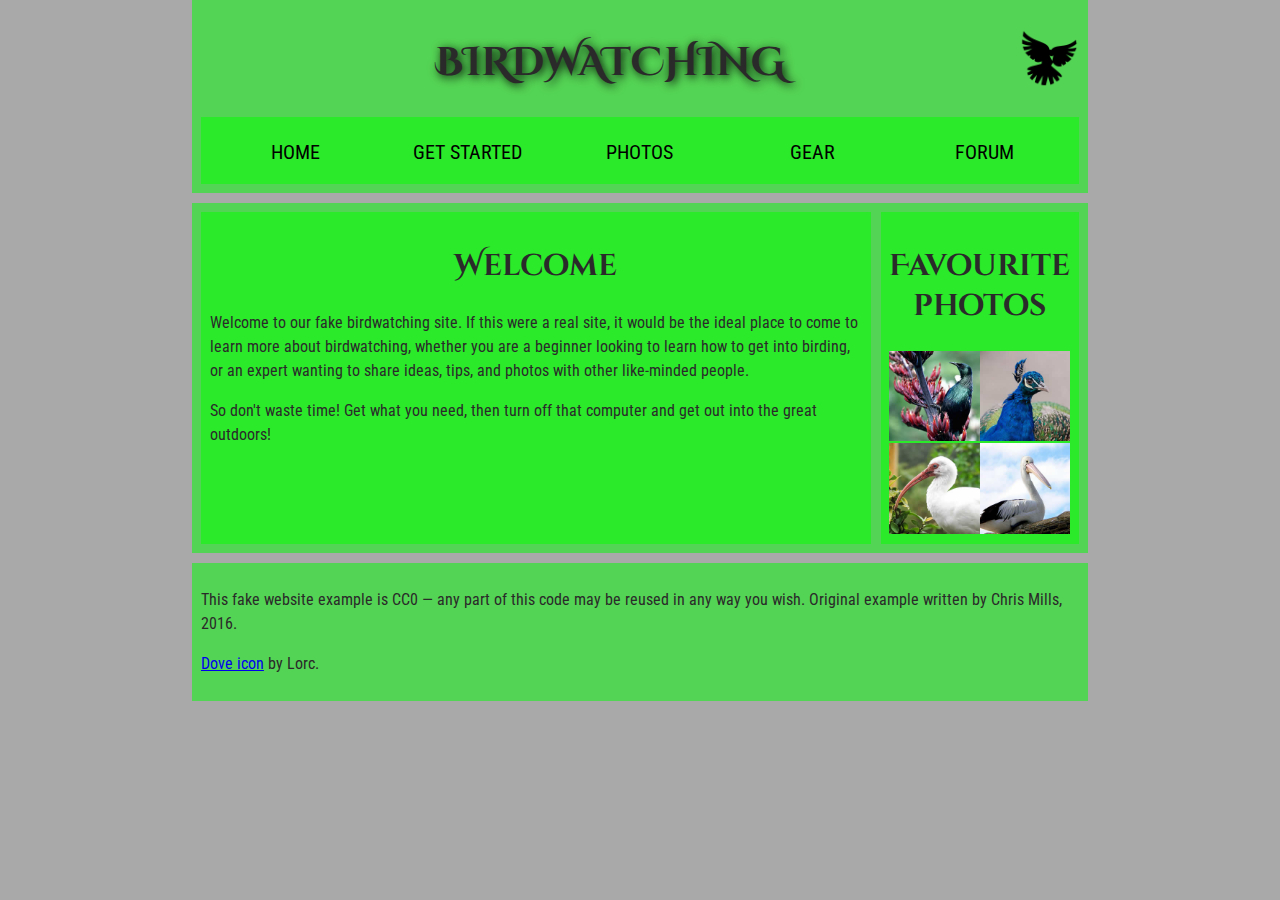
<file: index.html>
<!DOCTYPE html>
<html lang="en">
  <head>
    <meta charset="utf-8">
    <title>Birdwatching</title>
    <link href="https://fonts.googleapis.com/css?family=Roboto+Condensed:300%7CCinzel+Decorative:700" rel="stylesheet">

    <!--[if lt IE 9]>
      <script src="https://cdnjs.cloudflare.com/ajax/libs/html5shiv/3.7.3/html5shiv.js"></script>
    <![endif]-->
    <link href="style.css" rel="stylesheet" />

  </head>

  <body>
    <header>


      <h1>Birdwatching</h1>
      <img src="dove.png" alt="a simple dove logo">

     <nav>
      <ul>
        <li><span>Home</span></li>
        <li><a href="#">Get started</a></li>
        <li><a href="#">Photos</a></li>
        <li><a href="#">Gear</a></li>
        <li><a href="#">Forum</a></li>
      </ul>
      </nav>

    </header>
    <main>
      <section> 

      <h2>Welcome</h2>

      <p>Welcome to our fake birdwatching site. If this were a real site, it would be the ideal place to come to learn more about birdwatching, whether you are a beginner looking to learn how to get into birding, or an expert wanting to share ideas, tips, and photos with other like-minded people.</p>

      <p>So don't waste time! Get what you need, then turn off that computer and get out into the great outdoors!</p>
      </section>
      <aside>
      <h2>Favourite photos</h2>

      <a href="favorite-1.jpg"><img src="favorite-1_th.jpg" alt="Small black bird, black claws, long black slender beak, links to larger version of the image"></a>
      <a href="favorite-2.jpg"><img src="favorite-2_th.jpg" alt="Top half of a pretty bird with bright blue plumage on neck, light colored beak, blue headdress, links to larger version of the image"></a>
      <a href="favorite-3.jpg"><img src="favorite-3_th.jpg" alt="Top half of a large bird with white plumage, very long curved narrow light colored break, links to larger version of the image"></a>
      <a href="favorite-4.jpg"><img src="favorite-4_th.jpg" alt="Large bird, mostly white plumage with black plumage on back and rear, long straight white beak, links to larger version of the image"></a>
      </aside>
    </main>
    <footer>

      <p>This fake website example is CC0 — any part of this code may be reused in any way you wish. Original example written by Chris Mills, 2016.</p>

      <p><a href="http://game-icons.net/lorc/originals/dove.html">Dove icon</a> by Lorc.</p>
    </footer>
  </body>
</html>
</file>
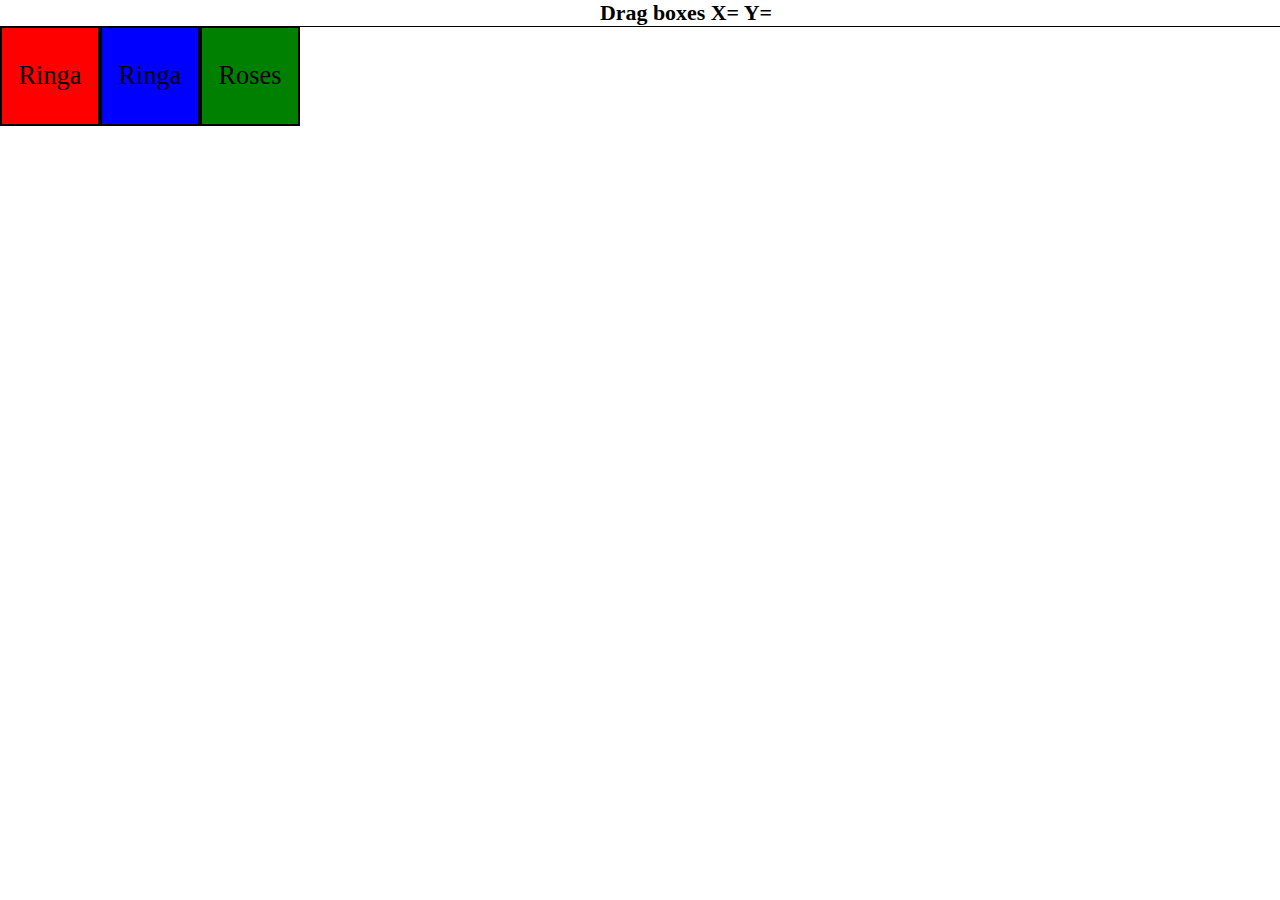
<file: assignment/assignment6/index.html>
<!DOCTYPE html>
<html lang="en">
  <head>
    <meta charset="UTF-8" />
    <meta http-equiv="X-UA-Compatible" content="IE=edge" />
    <meta name="viewport" content="width=device-width, initial-scale=1.0" />
    <link href="./style.css" rel="stylesheet" />
    <title>Document</title>
  </head>
  <body>
    <h1>
      Drag boxes X=<span class="axes"></span> Y=<span class="yaxis"></span>
    </h1>
    <section class="container">
      <div class="box-container">
        <div class="box one">Ringa</div>
        <div class="box two">Ringa</div>
        <div class="box three">Roses</div>
      </div>
    </section>
    <script src="./script.js" type="text/javascript"></script>
  </body>
</html>
</file>
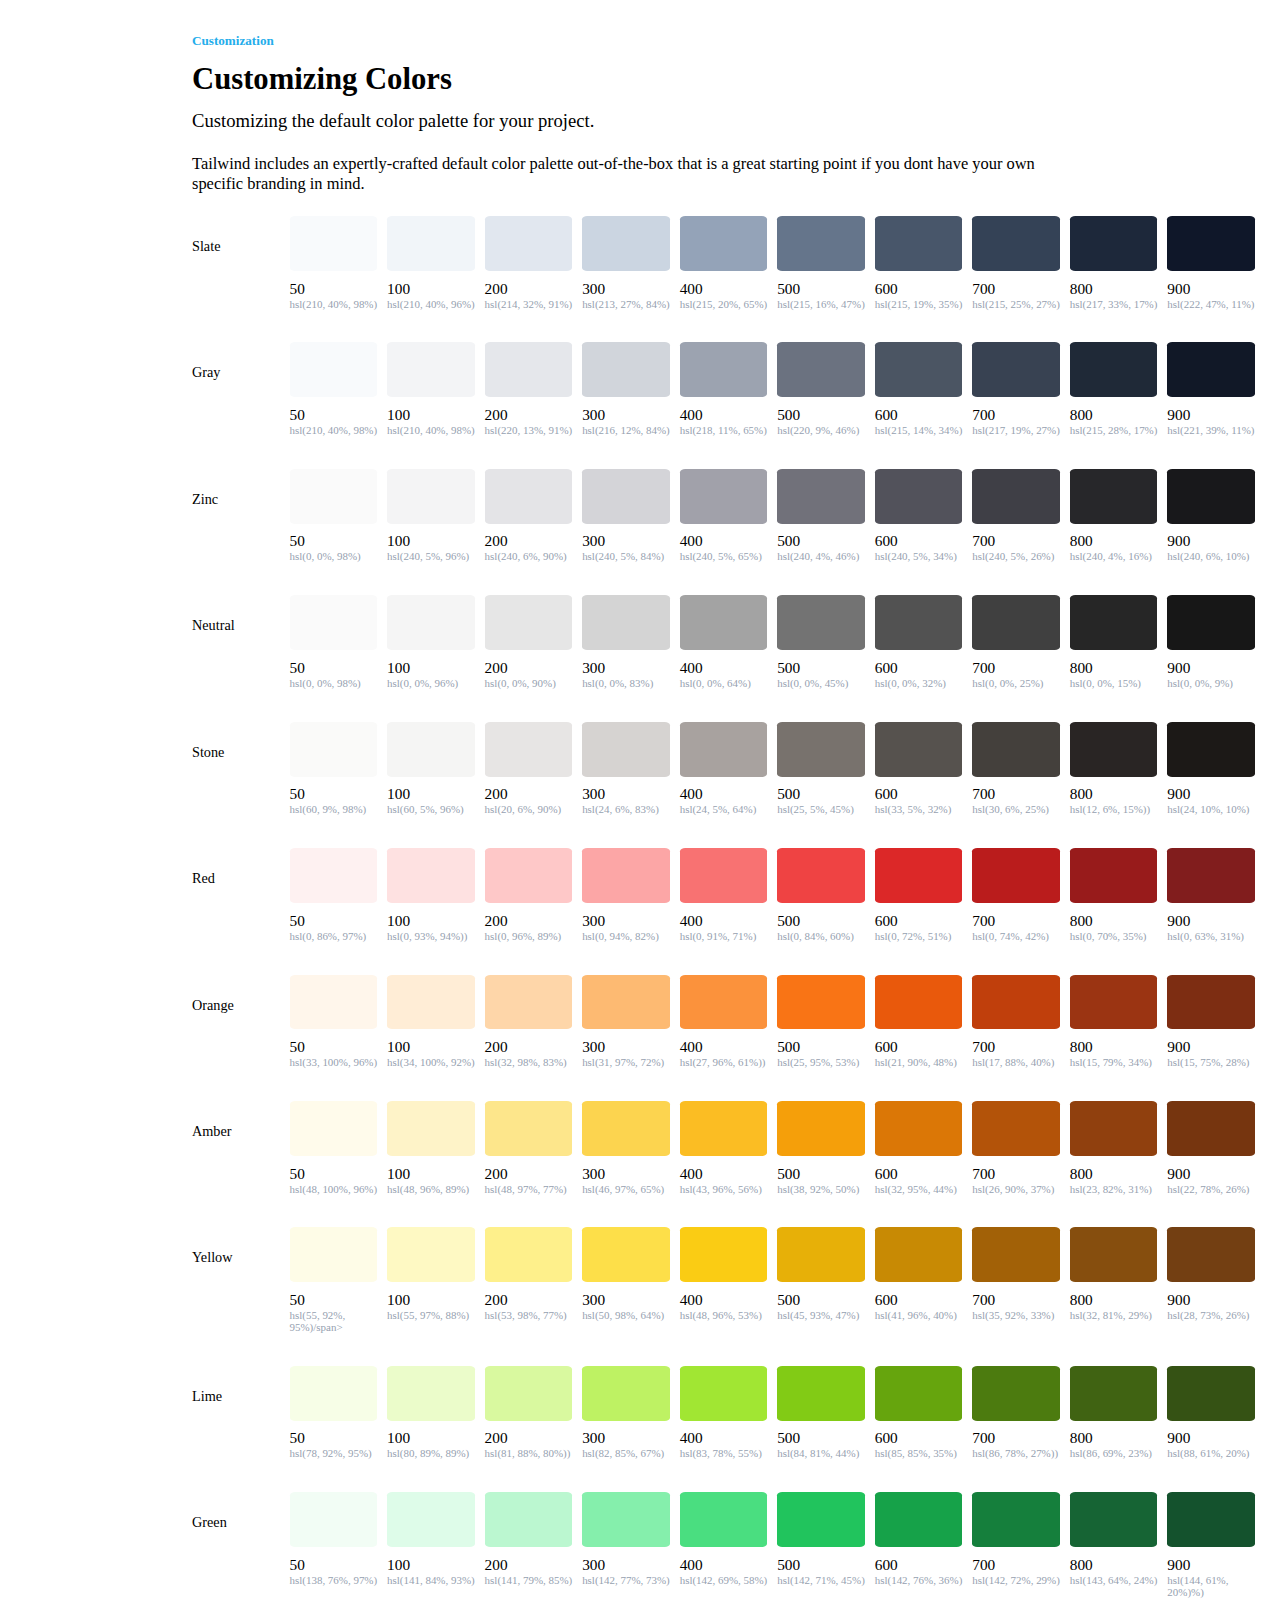
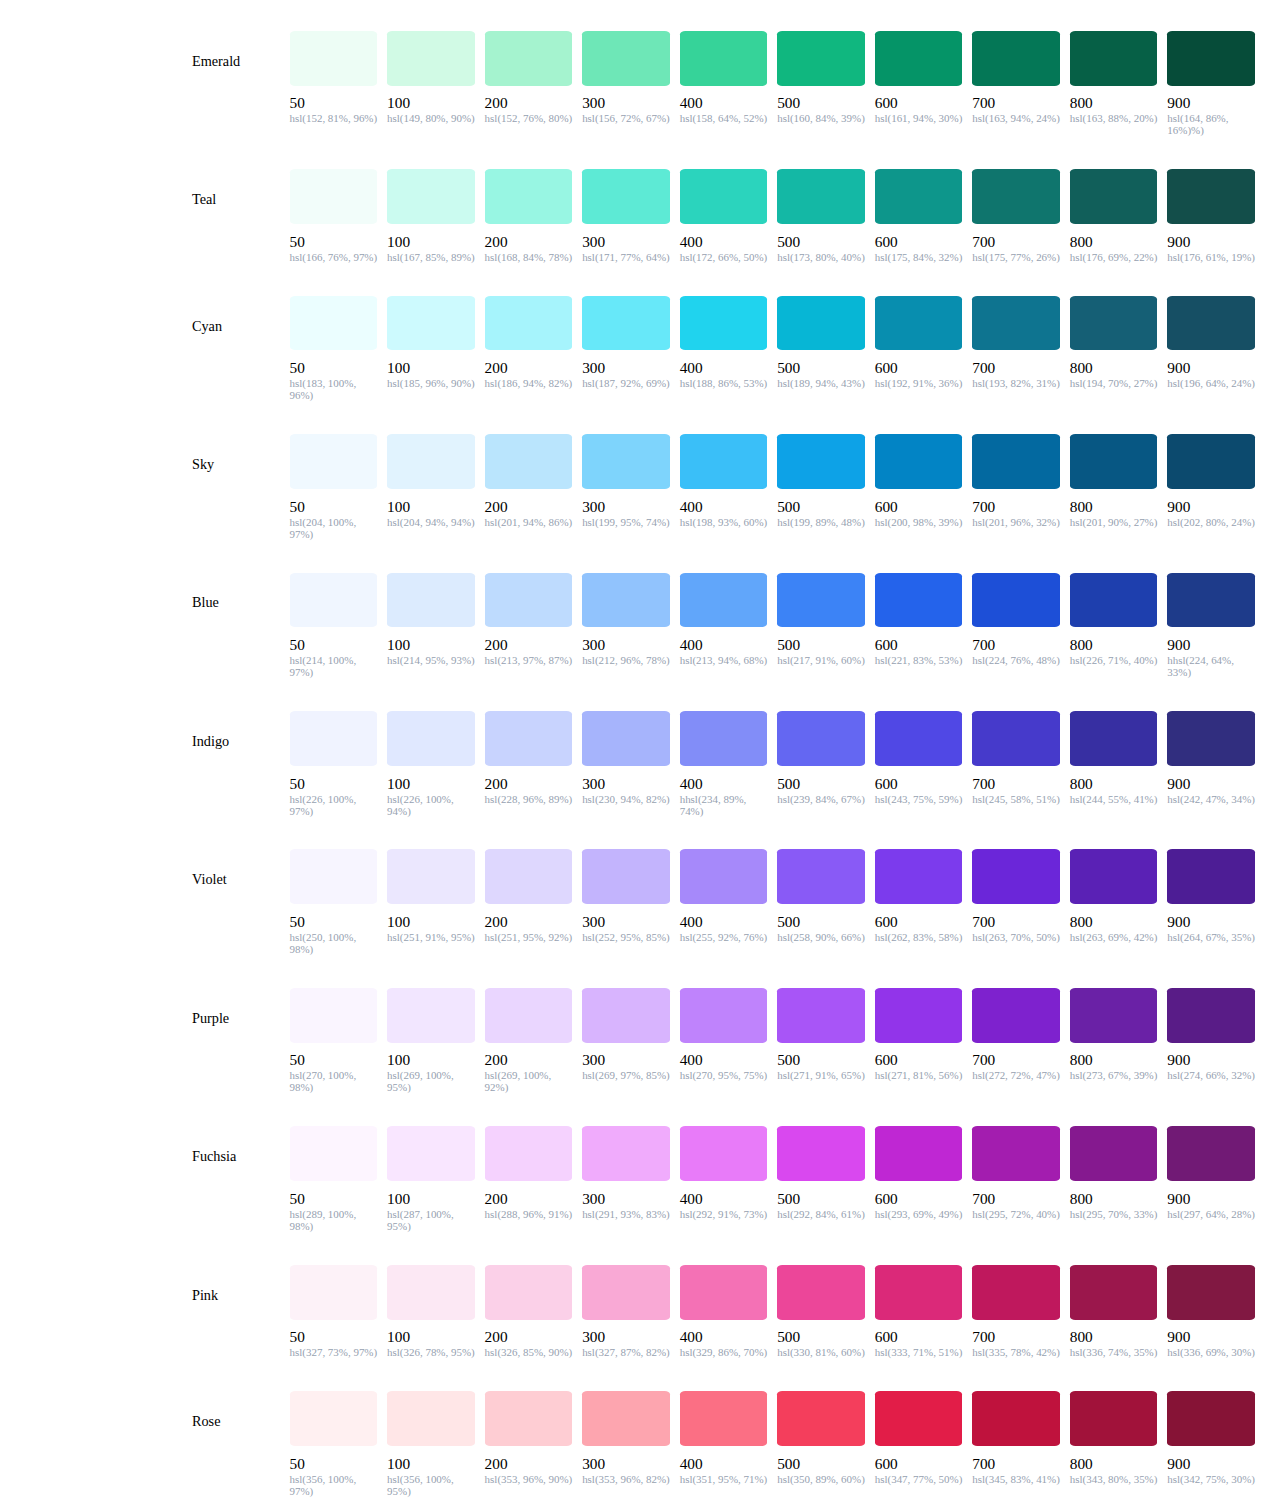
<file: lab/lab3/index.html>
<!DOCTYPE html>
<html lang="en">
  <head>

    <link href="style.css" rel="stylesheet" />
    <title>Lab 3</title>
  </head>
  <body>
    <main>
      <p class="custom">Customization</p>
      <h1>Customizing Colors</h1>
      <p class="first">Customizing the default color palette for your project.</p>
      <p class="second">
        Tailwind includes an expertly-crafted default color palette
        out-of-the-box that is a great starting point if you dont have your own
        specific branding in mind.
      </p>
      <section>
        <div class="colors">
          <a class="zero">Slate</a>
          <a
            ><span class="slate1"></span><span class="number">50</span><span class="color">hsl(210,
            40%, 98%)</span></a
          >
          <a
            ><span class="slate2"></span><span class="number"> 100</span
            ><span class="color">hsl(210, 40%, 96%)</span></a
          >
          <a
            ><span class="slate3"></span
            ><span class="number"> 200</span><span class="color">hsl(214, 32%, 91%)</a
          >
          <a
            ><span class="slate4"></span
            ><span class="number"> 300</span><span class="color">hsl(213, 27%, 84%)</a
          >
          <a
            ><span class="slate5"></span
            ><span class="number"> 400</span><span class="color">hsl(215, 20%, 65%)</a
          >
          <a
            ><span class="slate6"></span
            ><span class="number"> 500</span><span class="color">hsl(215, 16%, 47%)</a
          >
          <a
            ><span class="slate7"></span
            ><span class="number"> 600</span><span class="color">hsl(215, 19%, 35%)</a
          >
          <a
            ><span class="slate8"></span
            ><span class="number"> 700</span><span class="color">hsl(215, 25%, 27%)</a
          >
          <a
            ><span class="slate9"></span
            ><span class="number"> 800</span><span class="color">hsl(217, 33%, 17%)</a
          >
          <a
            ><span class="slate10"></span
            ><span class="number">900</span><span class="color">hsl(222, 47%, 11%)</a
          >
          <a class="zero">Gray</a>
          <a
            ><span class="Gray1"></span><span class="number">50</span><span class="color">hsl(210,
            40%, 98%)</span></a
          >
          <a
            ><span class="Gray2"></span><span class="number">100</span><span class="color">hsl(210,
            40%, 98%)</span></a
          >
          <a
            ><span class="Gray3"></span><span class="number">200</span><span class="color">hsl(220, 13%, 91%)</span></a
          >
          <a
            ><span class="Gray4"></span><span class="number">300</span><span class="color">hsl(216, 12%, 84%)</span></a
          >
          <a
            ><span class="Gray5"></span><span class="number">400</span><span class="color">hsl(218, 11%, 65%)</span></a
          >
          <a
            ><span class="Gray6"></span><span class="number">500</span><span class="color">hsl(220, 9%, 46%)</span></a
          >
          <a
            ><span class="Gray7"></span><span class="number">600</span><span class="color">	hsl(215, 14%, 34%)</span></a
          >
          <a
            ><span class="Gray8"></span><span class="number">700</span><span class="color">hsl(217, 19%, 27%)</span></a
          >
          <a
            ><span class="Gray9"></span><span class="number">800</span><span class="color">hsl(215, 28%, 17%)</span></a
          >
          <a
            ><span class="Gray10"></span><span class="number">900</span><span class="color">hsl(221, 39%, 11%)</span></a
          >
          <a class="zero">Zinc</a>
          <a
            ><span class="zinc1"></span><span class="number">50</span><span class="color">hsl(0, 0%, 98%)</span></a
          >
          <a
            ><span class="zinc2"></span><span class="number">100</span><span class="color">hsl(240, 5%, 96%)</span></a
          >
          <a
            ><span class="zinc3"></span><span class="number">200</span><span class="color">hsl(240, 6%, 90%)</span></a
          >
          <a
            ><span class="zinc4"></span><span class="number">300</span><span class="color">hsl(240, 5%, 84%)</span></a
          >
          <a
            ><span class="zinc5"></span><span class="number">400</span><span class="color">hsl(240, 5%, 65%)</span></a
          >
          <a
            ><span class="zinc6"></span><span class="number">500</span><span class="color">hsl(240, 4%, 46%)</span></a
          >
          <a
            ><span class="zinc7"></span><span class="number">600</span><span class="color">hsl(240, 5%, 34%)</span></a
          >
          <a
            ><span class="zinc8"></span><span class="number">700</span><span class="color">hsl(240, 5%, 26%)</span></a
          >
          <a
            ><span class="zinc9"></span><span class="number">800</span><span class="color">hsl(240, 4%, 16%)</span></a
          >
          <a
            ><span class="zinc10"></span><span class="number">900</span><span class="color">hsl(240, 6%, 10%)</span></a
          >
          <a class="zero">Neutral</a>
          <a
            ><span class="neutral1"></span><span class="number">50</span><span class="color">hsl(0, 0%, 98%)</span></a
          >
          <a
            ><span class="neutral2"></span><span class="number">100</span><span class="color">hsl(0, 0%, 96%)</span></a
          >
          <a
            ><span class="neutral3"></span><span class="number">200</span><span class="color">hsl(0, 0%, 90%)</span></a
          >
          <a
            ><span class="neutral4"></span><span class="number">300</span><span class="color">hsl(0, 0%, 83%)</span></a
          >
          <a
            ><span class="neutral5"></span><span class="number">400</span><span class="color">hsl(0, 0%, 64%)</span></a
          >
          <a
            ><span class="neutral6"></span><span class="number">500</span><span class="color">hsl(0, 0%, 45%)</span></a
          >
          <a
            ><span class="neutral7"></span><span class="number">600</span><span class="color">hsl(0, 0%, 32%)</span></a
          >
          <a
            ><span class="neutral8"></span><span class="number">700</span><span class="color">hsl(0, 0%, 25%)</span></a
          >
          <a
            ><span class="neutral9"></span><span class="number">800</span><span class="color">hsl(0, 0%, 15%)</span></a
          >
          <a
            ><span class="neutral10"></span><span class="number">900</span><span class="color">hsl(0, 0%, 9%)</span></a
          >
          <a class="zero">Stone</a>
          <a
            ><span class="stone1"></span><span class="number">50</span><span class="color">hsl(60, 9%, 98%)</span></a
          >
          <a
            ><span class="stone2"></span><span class="number">100</span><span class="color">hsl(60, 5%, 96%)</span></a
          >
          <a
            ><span class="stone3"></span><span class="number">200</span><span class="color">hsl(20, 6%, 90%)</span></a
          >
          <a
            ><span class="stone4"></span><span class="number">300</span><span class="color">hsl(24, 6%, 83%)</span></a
          >
          <a
            ><span class="stone5"></span><span class="number">400</span><span class="color">hsl(24, 5%, 64%)</span></a
          >
          <a
            ><span class="stone6"></span><span class="number">500</span><span class="color">hsl(25, 5%, 45%)</span></a
          >
          <a
            ><span class="stone7"></span><span class="number">600</span><span class="color">hsl(33, 5%, 32%)</span></a
          >
          <a
            ><span class="stone8"></span><span class="number">700</span><span class="color">hsl(30, 6%, 25%)</span></a
          >
          <a
            ><span class="stone9"></span><span class="number">800</span><span class="color">hsl(12, 6%, 15%))</span></a
          >
          <a
            ><span class="stone10"></span><span class="number">900</span><span class="color">hsl(24, 10%, 10%)</span></a
          >
          <a class="zero">Red</a>
          <a
            ><span class="red1"></span><span class="number">50</span><span class="color">hsl(0, 86%, 97%)</span></a
          >
          <a
            ><span class="red2"></span><span class="number">100</span><span class="color">hsl(0, 93%, 94%))</span></a
          >
          <a
            ><span class="red3"></span><span class="number">200</span><span class="color">hsl(0, 96%, 89%)</span></a
          >
          <a
            ><span class="red4"></span><span class="number">300</span><span class="color">hsl(0, 94%, 82%)</span></a
          >
          <a
            ><span class="red5"></span><span class="number">400</span><span class="color">hsl(0, 91%, 71%)</span></a
          >
          <a
            ><span class="red6"></span><span class="number">500</span><span class="color">hsl(0, 84%, 60%)</span></a
          >
          <a
            ><span class="red7"></span><span class="number">600</span><span class="color">hsl(0, 72%, 51%)</span></a
          >
          <a
            ><span class="red8"></span><span class="number">700</span><span class="color">hsl(0, 74%, 42%)</span></a
          >
          <a
            ><span class="red9"></span><span class="number">800</span><span class="color">hsl(0, 70%, 35%)</span></a
          >
          <a
            ><span class="red10"></span><span class="number">900</span><span class="color">hsl(0, 63%, 31%)</span></a
          >
          <a class="zero">Orange</a>
          <a
            ><span class="orange1"></span><span class="number">50</span><span class="color">hsl(33, 100%, 96%)</span></a
          >
          <a
            ><span class="orange2"></span><span class="number">100</span><span class="color">hsl(34, 100%, 92%)</span></a
          >
          <a
            ><span class="orange3"></span><span class="number">200</span><span class="color">hsl(32, 98%, 83%)</span></a
          >
          <a
            ><span class="orange4"></span><span class="number">300</span><span class="color">hsl(31, 97%, 72%)</span></a
          >
          <a
            ><span class="orange5"></span><span class="number">400</span><span class="color">hsl(27, 96%, 61%))</span></a
          >
          <a
            ><span class="orange6"></span><span class="number">500</span><span class="color">hsl(25, 95%, 53%)</span></a
          >
          <a
            ><span class="orange7"></span><span class="number">600</span><span class="color">hsl(21, 90%, 48%)</span></a
          >
          <a
            ><span class="orange8"></span><span class="number">700</span><span class="color">hsl(17, 88%, 40%)</span></a
          >
          <a
            ><span class="orange9"></span><span class="number">800</span><span class="color">hsl(15, 79%, 34%)</span></a
          >
          <a
            ><span class="orange10"></span><span class="number">900</span><span class="color">hsl(15, 75%, 28%)</span></a
          >
          <a class="zero">Amber</a>
          <a
            ><span class="amber1"></span><span class="number">50</span><span class="color">hsl(48, 100%, 96%)</span></a
          >
          <a
            ><span class="amber2"></span><span class="number">100</span><span class="color">hsl(48, 96%, 89%)</span></a
          >
          <a
            ><span class="amber3"></span><span class="number">200</span><span class="color">hsl(48, 97%, 77%)</span></a
          >
          <a
            ><span class="amber4"></span><span class="number">300</span><span class="color">hsl(46, 97%, 65%)</span></a
          >
          <a
            ><span class="amber5"></span><span class="number">400</span><span class="color">hsl(43, 96%, 56%)</span></a
          >
          <a
            ><span class="amber6"></span><span class="number">500</span><span class="color">hsl(38, 92%, 50%)</span></a
          >
          <a
            ><span class="amber7"></span><span class="number">600</span><span class="color">hsl(32, 95%, 44%)</span></a
          >
          <a
            ><span class="amber8"></span><span class="number">700</span><span class="color">hsl(26, 90%, 37%)</span></a
          >
          <a
            ><span class="amber9"></span><span class="number">800</span><span class="color">hsl(23, 82%, 31%)</span></a
          >
          <a
            ><span class="amber10"></span><span class="number">900</span><span class="color">hsl(22, 78%, 26%)</span></a
          >
          <a class="zero">Yellow</a>
          <a
            ><span class="yellow1"></span><span class="number">50</span><span class="color">hsl(55, 92%, 95%)/span></a
          >
          <a
            ><span class="yellow2"></span><span class="number">100</span><span class="color">hsl(55, 97%, 88%)</span></a
          >
          <a
            ><span class="yellow3"></span><span class="number">200</span><span class="color">hsl(53, 98%, 77%)</span></a
          >
          <a
            ><span class="yellow4"></span><span class="number">300</span><span class="color">hsl(50, 98%, 64%)</span></a
          >
          <a
            ><span class="yellow5"></span><span class="number">400</span><span class="color">hsl(48, 96%, 53%)</span></a
          >
          <a
            ><span class="yellow6"></span><span class="number">500</span><span class="color">hsl(45, 93%, 47%)</span></a
          >
          <a
            ><span class="yellow7"></span><span class="number">600</span><span class="color">hsl(41, 96%, 40%)</span></a
          >
          <a
            ><span class="yellow8"></span><span class="number">700</span><span class="color">hsl(35, 92%, 33%)</span></a
          >
          <a
            ><span class="yellow9"></span><span class="number">800</span><span class="color">hsl(32, 81%, 29%)</span></a
          >
          <a
            ><span class="yellow10"></span><span class="number">900</span><span class="color">hsl(28, 73%, 26%)</span></a
          >
          <a class="zero">Lime</a>
          <a
            ><span class="lime1"></span><span class="number">50</span><span class="color">hsl(78, 92%, 95%)</span></a
          >
          <a
            ><span class="lime2"></span><span class="number">100</span><span class="color">hsl(80, 89%, 89%)</span></a
          >
          <a
            ><span class="lime3"></span><span class="number">200</span><span class="color">hsl(81, 88%, 80%))</span></a
          >
          <a
            ><span class="lime4"></span><span class="number">300</span><span class="color">hsl(82, 85%, 67%)</span></a
          >
          <a
            ><span class="lime5"></span><span class="number">400</span><span class="color">hsl(83, 78%, 55%)</span></a
          >
          <a
            ><span class="lime6"></span><span class="number">500</span><span class="color">hsl(84, 81%, 44%)</span></a
          >
          <a
            ><span class="lime7"></span><span class="number">600</span><span class="color">hsl(85, 85%, 35%)</span></a
          >
          <a
            ><span class="lime8"></span><span class="number">700</span><span class="color">hsl(86, 78%, 27%))</span></a
          >
          <a
            ><span class="lime9"></span><span class="number">800</span><span class="color">hsl(86, 69%, 23%)</span></a
          >
          <a
            ><span class="lime10"></span><span class="number">900</span><span class="color">hsl(88, 61%, 20%)</span></a
          >
          <a class="zero">Green</a>
          <a
            ><span class="green1"></span><span class="number">50</span><span class="color">hsl(138, 76%, 97%)</span></a
          >
          <a
            ><span class="green2"></span><span class="number">100</span><span class="color">hsl(141, 84%, 93%)</span></a
          >
          <a
            ><span class="green3"></span><span class="number">200</span><span class="color">hsl(141, 79%, 85%)</span></a
          >
          <a
            ><span class="green4"></span><span class="number">300</span><span class="color">hsl(142, 77%, 73%)</span></a
          >
          <a
            ><span class="green5"></span><span class="number">400</span><span class="color">hsl(142, 69%, 58%)</span></a
          >
          <a
            ><span class="green6"></span><span class="number">500</span><span class="color">hsl(142, 71%, 45%)</span></a
          >
          <a
            ><span class="green7"></span><span class="number">600</span><span class="color">hsl(142, 76%, 36%)</span></a
          >
          <a
            ><span class="green8"></span><span class="number">700</span><span class="color">hsl(142, 72%, 29%)</span></a
          >
          <a
            ><span class="green9"></span><span class="number">800</span><span class="color">hsl(143, 64%, 24%)</span></a
          >
          <a
            ><span class="green10"></span><span class="number">900</span><span class="color">hsl(144, 61%, 20%)%)</span></a
          >
          <a class="zero">Emerald</a>
          <a
            ><span class="emerald1"></span><span class="number">50</span><span class="color">hsl(152, 81%, 96%)</span></a
          >
          <a
            ><span class="emerald2"></span><span class="number">100</span><span class="color">hsl(149, 80%, 90%)</span></a
          >
          <a
            ><span class="emerald3"></span><span class="number">200</span><span class="color">hsl(152, 76%, 80%)</span></a
          >
          <a
            ><span class="emerald4"></span><span class="number">300</span><span class="color">hsl(156, 72%, 67%)</span></a
          >
          <a
            ><span class="emerald5"></span><span class="number">400</span><span class="color">hsl(158, 64%, 52%)</span></a
          >
          <a
            ><span class="emerald6"></span><span class="number">500</span><span class="color">hsl(160, 84%, 39%)</span></a
          >
          <a
            ><span class="emerald7"></span><span class="number">600</span><span class="color">hsl(161, 94%, 30%)</span></a
          >
          <a
            ><span class="emerald8"></span><span class="number">700</span><span class="color">hsl(163, 94%, 24%)</span></a
          >
          <a
            ><span class="emerald9"></span><span class="number">800</span><span class="color">hsl(163, 88%, 20%)</span></a
          >
          <a
            ><span class="emerald10"></span><span class="number">900</span><span class="color">hsl(164, 86%, 16%)%)</span></a
          >
          <a class="zero">Teal</a>
          <a
            ><span class="teal1"></span><span class="number">50</span><span class="color">hsl(166, 76%, 97%)</span></a
          >
          <a
            ><span class="teal2"></span><span class="number">100</span><span class="color">hsl(167, 85%, 89%)</span></a
          >
          <a
            ><span class="teal3"></span><span class="number">200</span><span class="color">hsl(168, 84%, 78%)</span></a
          >
          <a
            ><span class="teal4"></span><span class="number">300</span><span class="color">hsl(171, 77%, 64%)</span></a
          >
          <a
            ><span class="teal5"></span><span class="number">400</span><span class="color">hsl(172, 66%, 50%)</span></a
          >
          <a
            ><span class="teal6"></span><span class="number">500</span><span class="color">hsl(173, 80%, 40%)</span></a
          >
          <a
            ><span class="teal7"></span><span class="number">600</span><span class="color">hsl(175, 84%, 32%)</span></a
          >
          <a
            ><span class="teal8"></span><span class="number">700</span><span class="color">hsl(175, 77%, 26%)</span></a
          >
          <a
            ><span class="teal9"></span><span class="number">800</span><span class="color">hsl(176, 69%, 22%)</span></a
          >
          <a
            ><span class="teal10"></span><span class="number">900</span><span class="color">hsl(176, 61%, 19%)</span></a
          >
          <a class="zero">Cyan</a>
          <a
            ><span class="cyan1"></span><span class="number">50</span><span class="color">hsl(183, 100%, 96%)</span></a
          >
          <a
            ><span class="cyan2"></span><span class="number">100</span><span class="color">hsl(185, 96%, 90%)</span></a
          >
          <a
            ><span class="cyan3"></span><span class="number">200</span><span class="color">hsl(186, 94%, 82%)</span></a
          >
          <a
            ><span class="cyan4"></span><span class="number">300</span><span class="color">hsl(187, 92%, 69%)</span></a
          >
          <a
            ><span class="cyan5"></span><span class="number">400</span><span class="color">hsl(188, 86%, 53%)</span></a
          >
          <a
            ><span class="cyan6"></span><span class="number">500</span><span class="color">hsl(189, 94%, 43%)</span></a
          >
          <a
            ><span class="cyan7"></span><span class="number">600</span><span class="color">hsl(192, 91%, 36%)</span></a
          >
          <a
            ><span class="cyan8"></span><span class="number">700</span><span class="color">hsl(193, 82%, 31%)</span></a
          >
          <a
            ><span class="cyan9"></span><span class="number">800</span><span class="color">hsl(194, 70%, 27%)</span></a
          >
          <a
            ><span class="cyan10"></span><span class="number">900</span><span class="color">hsl(196, 64%, 24%)</span></a
          >
          <a class="zero">Sky</a>
          <a
            ><span class="sky1"></span><span class="number">50</span><span class="color">hsl(204, 100%, 97%)</span></a
          >
          <a
            ><span class="sky2"></span><span class="number">100</span><span class="color">hsl(204, 94%, 94%)</span></a
          >
          <a
            ><span class="sky3"></span><span class="number">200</span><span class="color">hsl(201, 94%, 86%)</span></a
          >
          <a
            ><span class="sky4"></span><span class="number">300</span><span class="color">hsl(199, 95%, 74%)</span></a
          >
          <a
            ><span class="sky5"></span><span class="number">400</span><span class="color">hsl(198, 93%, 60%)</span></a
          >
          <a
            ><span class="sky6"></span><span class="number">500</span><span class="color">hsl(199, 89%, 48%)</span></a
          >
          <a
            ><span class="sky7"></span><span class="number">600</span><span class="color">hsl(200, 98%, 39%)</span></a
          >
          <a
            ><span class="sky8"></span><span class="number">700</span><span class="color">hsl(201, 96%, 32%)</span></a
          >
          <a
            ><span class="sky9"></span><span class="number">800</span><span class="color">hsl(201, 90%, 27%)</span></a
          >
          <a
            ><span class="sky10"></span><span class="number">900</span><span class="color">hsl(202, 80%, 24%)</span></a
          >
          <a class="zero">Blue</a>
          <a
            ><span class="blue1"></span><span class="number">50</span><span class="color">hsl(214, 100%, 97%)</span></a
          >
          <a
            ><span class="blue2"></span><span class="number">100</span><span class="color">hsl(214, 95%, 93%)</span></a
          >
          <a
            ><span class="blue3"></span><span class="number">200</span><span class="color">hsl(213, 97%, 87%)</span></a
          >
          <a
            ><span class="blue4"></span><span class="number">300</span><span class="color">hsl(212, 96%, 78%)</span></a
          >
          <a
            ><span class="blue5"></span><span class="number">400</span><span class="color">hsl(213, 94%, 68%)</span></a
          >
          <a
            ><span class="blue6"></span><span class="number">500</span><span class="color">hsl(217, 91%, 60%)</span></a
          >
          <a
            ><span class="blue7"></span><span class="number">600</span><span class="color">hsl(221, 83%, 53%)</span></a
          >
          <a
            ><span class="blue8"></span><span class="number">700</span><span class="color">hsl(224, 76%, 48%)</span></a
          >
          <a
            ><span class="blue9"></span><span class="number">800</span><span class="color">hsl(226, 71%, 40%)</span></a
          >
          <a
            ><span class="blue10"></span><span class="number">900</span><span class="color">hhsl(224, 64%, 33%)</span></a
          >
          <a class="zero">Indigo</a>
          <a
            ><span class="indigo1"></span><span class="number">50</span><span class="color">hsl(226, 100%, 97%)</span></a
          >
          <a
            ><span class="indigo2"></span><span class="number">100</span><span class="color">hsl(226, 100%, 94%)</span></a
          >
          <a
            ><span class="indigo3"></span><span class="number">200</span><span class="color">hsl(228, 96%, 89%)</span></a
          >
          <a
            ><span class="indigo4"></span><span class="number">300</span><span class="color">hsl(230, 94%, 82%)</span></a
          >
          <a
            ><span class="indigo5"></span><span class="number">400</span><span class="color">hhsl(234, 89%, 74%)</span></a
          >
          <a
            ><span class="indigo6"></span><span class="number">500</span><span class="color">hsl(239, 84%, 67%)</span></a
          >
          <a
            ><span class="indigo7"></span><span class="number">600</span><span class="color">hsl(243, 75%, 59%)</span></a
          >
          <a
            ><span class="indigo8"></span><span class="number">700</span><span class="color">hsl(245, 58%, 51%)</span></a
          >
          <a
            ><span class="indigo9"></span><span class="number">800</span><span class="color">hsl(244, 55%, 41%)</span></a
          >
          <a
            ><span class="indigo10"></span><span class="number">900</span><span class="color">hsl(242, 47%, 34%)</span></a
          >
          <a class="zero">Violet</a>
          <a
            ><span class="violet1"></span><span class="number">50</span><span class="color">hsl(250, 100%, 98%)</span></a
          >
          <a
            ><span class="violet2"></span><span class="number">100</span><span class="color">hsl(251, 91%, 95%)</span></a
          >
          <a
            ><span class="violet3"></span><span class="number">200</span><span class="color">hsl(251, 95%, 92%)</span></a
          >
          <a
            ><span class="violet4"></span><span class="number">300</span><span class="color">hsl(252, 95%, 85%)</span></a
          >
          <a
            ><span class="violet5"></span><span class="number">400</span><span class="color">hsl(255, 92%, 76%)</span></a
          >
          <a
            ><span class="violet6"></span><span class="number">500</span><span class="color">hsl(258, 90%, 66%)</span></a
          >
          <a
            ><span class="violet7"></span><span class="number">600</span><span class="color">hsl(262, 83%, 58%)</span></a
          >
          <a
            ><span class="violet8"></span><span class="number">700</span><span class="color">hsl(263, 70%, 50%)</span></a
          >
          <a
            ><span class="violet9"></span><span class="number">800</span><span class="color">hsl(263, 69%, 42%)</span></a
          >
          <a
            ><span class="violet10"></span><span class="number">900</span><span class="color">hsl(264, 67%, 35%)</span></a
          >
          <a class="zero">Purple</a>
          <a
            ><span class="purple1"></span><span class="number">50</span><span class="color">hsl(270, 100%, 98%)</span></a
          >
          <a
            ><span class="purple2"></span><span class="number">100</span><span class="color">hsl(269, 100%, 95%)</span></a
          >
          <a
            ><span class="purple3"></span><span class="number">200</span><span class="color">hsl(269, 100%, 92%)</span></a
          >
          <a
            ><span class="purple4"></span><span class="number">300</span><span class="color">hsl(269, 97%, 85%)</span></a
          >
          <a
            ><span class="purple5"></span><span class="number">400</span><span class="color">hsl(270, 95%, 75%)</span></a
          >
          <a
            ><span class="purple6"></span><span class="number">500</span><span class="color">hsl(271, 91%, 65%)</span></a
          >
          <a
            ><span class="purple7"></span><span class="number">600</span><span class="color">hsl(271, 81%, 56%)</span></a
          >
          <a
            ><span class="purple8"></span><span class="number">700</span><span class="color">hsl(272, 72%, 47%)</span></a
          >
          <a
            ><span class="purple9"></span><span class="number">800</span><span class="color">hsl(273, 67%, 39%)</span></a
          >
          <a
            ><span class="purple10"></span><span class="number">900</span><span class="color">hsl(274, 66%, 32%)</span></a
          >
          <a class="zero">Fuchsia</a>
          <a
            ><span class="fuchsia1"></span><span class="number">50</span><span class="color">hsl(289, 100%, 98%)</span></a
          >
          <a
            ><span class="fuchsia2"></span><span class="number">100</span><span class="color">hsl(287, 100%, 95%)</span></a
          >
          <a
            ><span class="fuchsia3"></span><span class="number">200</span><span class="color">hsl(288, 96%, 91%)</span></a
          >
          <a
            ><span class="fuchsia4"></span><span class="number">300</span><span class="color">hsl(291, 93%, 83%)</span></a
          >
          <a
            ><span class="fuchsia5"></span><span class="number">400</span><span class="color">hsl(292, 91%, 73%)</span></a
          >
          <a
            ><span class="fuchsia6"></span><span class="number">500</span><span class="color">hsl(292, 84%, 61%)</span></a
          >
          <a
            ><span class="fuchsia7"></span><span class="number">600</span><span class="color">hsl(293, 69%, 49%)</span></a
          >
          <a
            ><span class="fuchsia8"></span><span class="number">700</span><span class="color">hsl(295, 72%, 40%)</span></a
          >
          <a
            ><span class="fuchsia9"></span><span class="number">800</span><span class="color">hsl(295, 70%, 33%)</span></a
          >
          <a
            ><span class="fuchsia10"></span><span class="number">900</span><span class="color">hsl(297, 64%, 28%)</span></a
          >
          <a class="zero">Pink</a>
          <a
            ><span class="pink1"></span><span class="number">50</span><span class="color">hsl(327, 73%, 97%)</span></a
          >
          <a
            ><span class="pink2"></span><span class="number">100</span><span class="color">hsl(326, 78%, 95%)</span></a
          >
          <a
            ><span class="pink3"></span><span class="number">200</span><span class="color">hsl(326, 85%, 90%)</span></a
          >
          <a
            ><span class="pink4"></span><span class="number">300</span><span class="color">hsl(327, 87%, 82%)</span></a
          >
          <a
            ><span class="pink5"></span><span class="number">400</span><span class="color">hsl(329, 86%, 70%)</span></a
          >
          <a
            ><span class="pink6"></span><span class="number">500</span><span class="color">hsl(330, 81%, 60%)</span></a
          >
          <a
            ><span class="pink7"></span><span class="number">600</span><span class="color">hsl(333, 71%, 51%)</span></a
          >
          <a
            ><span class="pink8"></span><span class="number">700</span><span class="color">hsl(335, 78%, 42%)</span></a
          >
          <a
            ><span class="pink9"></span><span class="number">800</span><span class="color">hsl(336, 74%, 35%)</span></a
          >
          <a
            ><span class="pink10"></span><span class="number">900</span><span class="color">hsl(336, 69%, 30%)</span></a
          >
          <a class="zero">Rose</a>
          <a
            ><span class="rose1"></span><span class="number">50</span><span class="color">hsl(356, 100%, 97%)</span></a
          >
          <a
            ><span class="rose2"></span><span class="number">100</span><span class="color">hsl(356, 100%, 95%)</span></a
          >
          <a
            ><span class="rose3"></span><span class="number">200</span><span class="color">hsl(353, 96%, 90%)</span></a
          >
          <a
            ><span class="rose4"></span><span class="number">300</span><span class="color">hsl(353, 96%, 82%)</span></a
          >
          <a
            ><span class="rose5"></span><span class="number">400</span><span class="color">hsl(351, 95%, 71%)</span></a
          >
          <a
            ><span class="rose6"></span><span class="number">500</span><span class="color">hsl(350, 89%, 60%)</span></a
          >
          <a
            ><span class="rose7"></span><span class="number">600</span><span class="color">hsl(347, 77%, 50%)</span></a
          >
          <a
            ><span class="rose8"></span><span class="number">700</span><span class="color">hsl(345, 83%, 41%)</span></a
          >
          <a
            ><span class="rose9"></span><span class="number">800</span><span class="color">hsl(343, 80%, 35%)</span></a
          >
          <a
            ><span class="rose10"></span><span class="number">900</span><span class="color">hsl(342, 75%, 30%)</span></a
          >
        </div>
      </section>
    </main>
  </body>
</html>
</file>
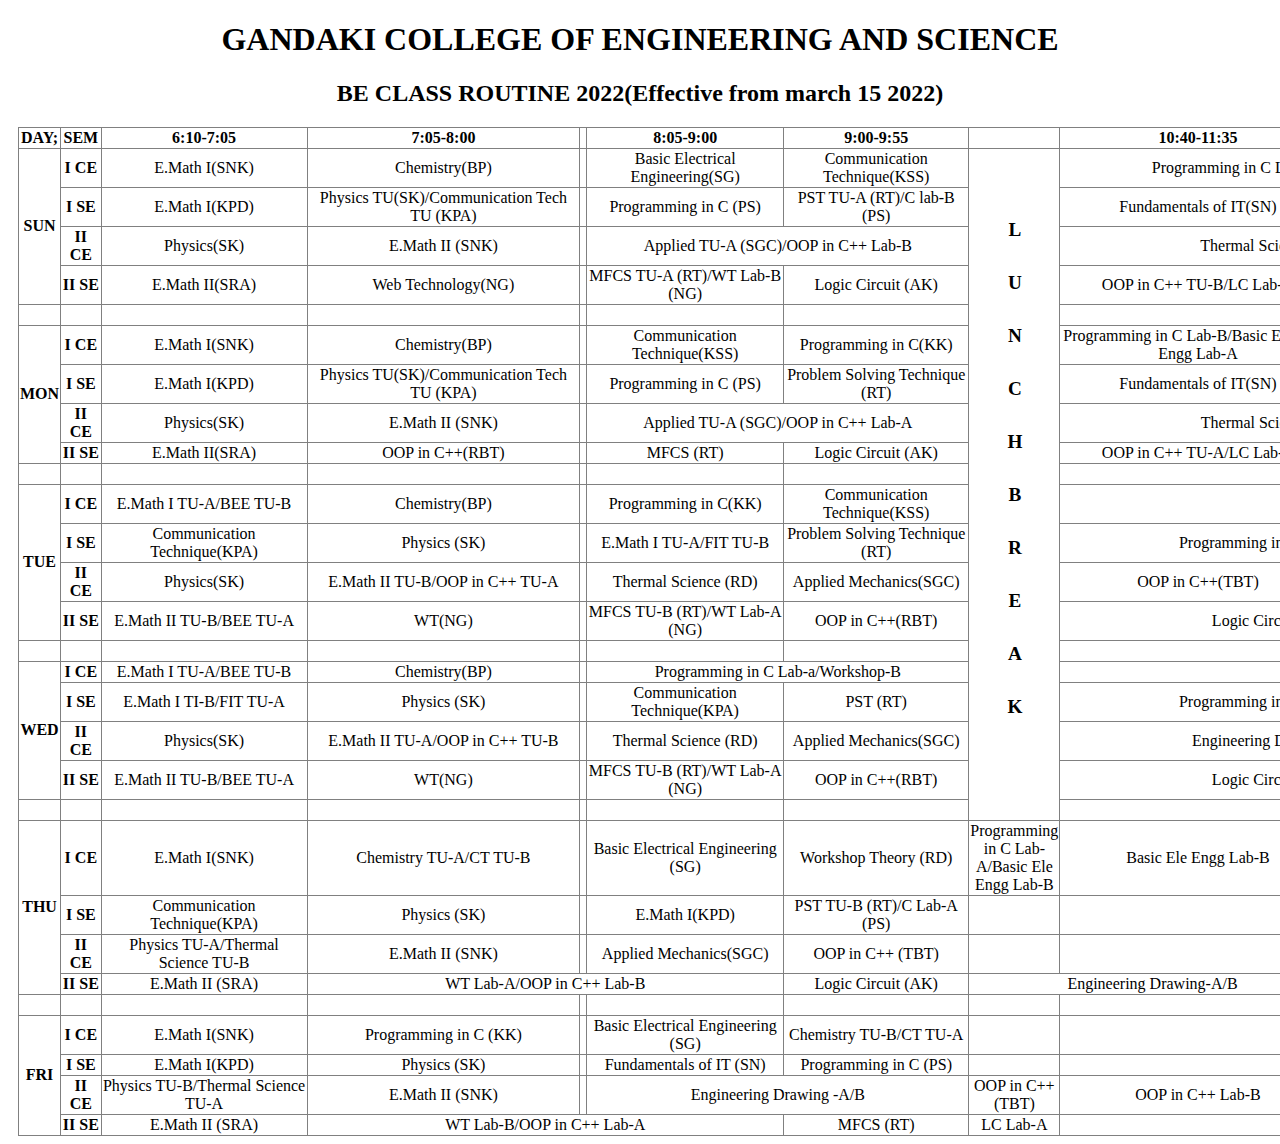
<file: assignment/assignment 4/as4.html>
<!DOCTYPE html>
<html lang="en">

<head>
  <meta charset="UTF-8">
  <meta http-equiv="X-UA-Compatible" content="IE=edge">
  <meta name="viewport" content="width=device-width, initial-scale=1.0">
  <title>Routine table</title>
  <style>

    h1{
      text-align: center;
    }
    h2{
      text-align: center;
    }
    table{
      border-collapse: collapse ;
     margin: 0 10px;
     width: 1477px;

    }
    
  </style>
</head>

<body>
  <h1>GANDAKI COLLEGE OF ENGINEERING AND SCIENCE</h1>
  <H2>BE CLASS ROUTINE 2022(Effective from march 15 2022)</H2>
  <table border="1">
    <tr>
      <th>DAY;</th>
      <th>SEM</th>
      <th>6:10-7:05</th>
      <th>7:05-8:00</th>
      <th>&nbsp;</th>
      <th>8:05-9:00</th>
      <th>9:00-9:55</th>
      <th>&nbsp;</th>
      <th>10:40-11:35</th>
      <th>11:35-12:30</th>
    </tr>
    </theader>
    <tbody>
      <tr align="center">
        <th rowspan="4">SUN</th>
        <th>I CE</th>
        <td>E.Math I(SNK)</td>
        <td>Chemistry(BP)</td>
        <td>&nbsp;</td>
        <td>Basic Electrical Engineering(SG)</td>
        <td>Communication Technique(KSS)</td>
        <th rowspan="20" width="3%" style="writing-mode: vertical-lr;
        text-orientation: upright;
        letter-spacing: 2rem; font-size: larger;">LUNCHBREAK</th>
        <td colspan="2">Programming in C Lab-B/Workshop-A</td>
      </tr>
      <tr align="center">
        <th>I SE</th>
        <td>E.Math I(KPD)</td>
        <td>Physics TU(SK)/Communication Tech TU (KPA)</td>
        <td>&nbsp;</td>
        <td>Programming in C (PS)</td>
        <td>PST TU-A (RT)/C lab-B (PS)</td>
        <td>Fundamentals of IT(SN)</td>
        <td>&nbsp;</td>
      </tr>
      <tr align="center">
        <th>II CE</th>
        <td>Physics(SK)</td>
        <td>E.Math II (SNK)</td>
        <td>&nbsp;</td>
        <td colspan="2">Applied TU-A (SGC)/OOP in C++ Lab-B</td>
        <td colspan="2">Thermal Science Lab-A</td>
      </tr>
      <tr align="center">
        <th>II SE</th>
        <td>E.Math II(SRA)</td>
        <td>Web Technology(NG)</td>
        <td>&nbsp;</td>
        <td>MFCS TU-A (RT)/WT Lab-B (NG)</td>
        <td>Logic Circuit (AK)</td>
        <td>OOP in C++ TU-B/LC Lab-A</td>
        <td>OOP in C++ Lab-B/LC Lab-A</td>
      </tr>

      <tr>
        <th>&nbsp;</th>
        <th>&nbsp;</th>
        <th>&nbsp;</th>
        <th>&nbsp;</th>
        <th>&nbsp;</th>
        <th>&nbsp;</th>
        <th>&nbsp;</th>
        <th>&nbsp;</th>
        <th>&nbsp;</th>
      </tr>

      <tr align="center">
        <th rowspan="4">MON</th>
        <th>I CE</th>
        <td>E.Math I(SNK)</td>
        <td>Chemistry(BP)</td>
        <td>&nbsp;</td>
        <td>Communication Technique(KSS)</td>
        <td>Programming in C(KK)</td>
        <td>Programming in C Lab-B/Basic Electrical Engg Lab-A</td>
        <td>Basic Electrical Engg Lab-A</td>
      </tr>
      <tr align="center">
        <th>I SE</th>
        <td>E.Math I(KPD)</td>
        <td>Physics TU(SK)/Communication Tech TU (KPA)</td>
        <td>&nbsp;</td>
        <td>Programming in C (PS)</td>
        <td>Problem Solving Technique (RT)</td>
        <td>Fundamentals of IT(SN)</td>
        <td>&nbsp;</td>
      </tr>
      <tr align="center">
        <th>II CE</th>
        <td>Physics(SK)</td>
        <td>E.Math II (SNK)</td>
        <td>&nbsp;</td>
        <td colspan="2">Applied TU-A (SGC)/OOP in C++ Lab-A</td>
        <td colspan="2">Thermal Science Lab-B</td>
      </tr>
      <tr align="center">
        <th>II SE</th>
        <td>E.Math II(SRA)</td>
        <td>OOP in C++(RBT)</td>
        <td>&nbsp;</td>
        <td>MFCS (RT)</td>
        <td>Logic Circuit (AK)</td>
        <td>OOP in C++ TU-A/LC Lab-B</td>
        <td>OOP in C++ Lab-A</td>
      </tr>

      <tr>
        <th>&nbsp;</th>
        <th>&nbsp;</th>
        <th>&nbsp;</th>
        <th>&nbsp;</th>
        <th>&nbsp;</th>
        <th>&nbsp;</th>
        <th>&nbsp;</th>
        <th>&nbsp;</th>
        <th>&nbsp;</th>
      </tr>

      <tr align="center">
        <th rowspan="4">TUE</th>
        <th>I CE</th>
        <td>E.Math I TU-A/BEE TU-B</td>
        <td>Chemistry(BP)</td>
        <td>&nbsp;</td>
        <td>Programming in C(KK)</td>
        <td>Communication Technique(KSS)</td>
        <td>&nbsp;</td>
        <td>&nbsp;</td>
      </tr>
      <tr align="center">
        <th>I SE</th>
        <td>Communication Technique(KPA)</td>
        <td>Physics (SK)</td>
        <td>&nbsp;</td>
        <td>E.Math I TU-A/FIT TU-B</td>
        <td>Problem Solving Technique (RT)</td>
        <td colspan="2">Programming in C Lab-A (PS)</td>
      </tr>
      <tr align="center">
        <th>II CE</th>
        <td>Physics(SK)</td>
        <td>E.Math II TU-B/OOP in C++ TU-A</td>
        <td>&nbsp;</td>
        <td>Thermal Science (RD)</td>
        <td>Applied Mechanics(SGC)</td>
        <td>OOP in C++(TBT)</td>
        <td>OOP in C++ Lab-A</td>
      </tr>
      <tr align="center">
        <th>II SE</th>
        <td>E.Math II TU-B/BEE TU-A</td>
        <td>WT(NG)</td>
        <td>&nbsp;</td>
        <td>MFCS TU-B (RT)/WT Lab-A (NG)</td>
        <td>OOP in C++(RBT)</td>
        <td colspan="2">Logic Circuit Lab-B</td>
      </tr>

      <tr>
        <th>&nbsp;</th>
        <th>&nbsp;</th>
        <th>&nbsp;</th>
        <th>&nbsp;</th>
        <th>&nbsp;</th>
        <th>&nbsp;</th>
        <th>&nbsp;</th>
        <th>&nbsp;</th>
        <th>&nbsp;</th>
      </tr>

      <tr align="center">
        <th rowspan="4">WED</th>
        <th>I CE</th>
        <td>E.Math I TU-A/BEE TU-B</td>
        <td>Chemistry(BP)</td>
        <td>&nbsp;</td>
        <td colspan="2">Programming in C Lab-a/Workshop-B</td>
        <td>&nbsp;</td>
        <td>&nbsp;</td>
      </tr>
      <tr align="center">
        <th>I SE</th>
        <td>E.Math I TI-B/FIT TU-A</td>
        <td>Physics (SK)</td>
        <td>&nbsp;</td>
        <td>Communication Technique(KPA)</td>
        <td>PST (RT)</td>
        <td colspan="2">Programming in C Lab-B (PS)</td>
      </tr>
      <tr align="center">
        <th>II CE</th>
        <td>Physics(SK)</td>
        <td>E.Math II TU-A/OOP in C++ TU-B</td>
        <td>&nbsp;</td>
        <td>Thermal Science (RD)</td>
        <td>Applied Mechanics(SGC)</td>
        <td colspan="2">Engineering Drawing-A/B</td>
      </tr>
      <tr align="center">
        <th>II SE</th>
        <td>E.Math II TU-B/BEE TU-A</td>
        <td>WT(NG)</td>
        <td>&nbsp;</td>
        <td>MFCS TU-B (RT)/WT Lab-A (NG)</td>
        <td>OOP in C++(RBT)</td>
        <td colspan="2">Logic Circuit Lab-B</td>
      </tr>

      <tr>
        <th>&nbsp;</th>
        <th>&nbsp;</th>
        <th>&nbsp;</th>
        <th>&nbsp;</th>
        <th>&nbsp;</th>
        <th>&nbsp;</th>
        <th>&nbsp;</th>
        <th>&nbsp;</th>
        <th>&nbsp;</th>
      </tr>

      <tr align="center">
        <th rowspan="4">THU</th>
        <th>I CE</th>
        <td>E.Math I(SNK)</td>
        <td>Chemistry TU-A/CT TU-B</td>
        <td>&nbsp;</td>
        <td>Basic Electrical Engineering (SG)</td>
        <td>Workshop Theory (RD)</td>
        <td>Programming in C Lab-A/Basic Ele Engg Lab-B</td>
        <td>Basic Ele Engg Lab-B</td>
      </tr>
      <tr align="center">
        <th>I SE</th>
        <td>Communication Technique(KPA)</td>
        <td>Physics (SK)</td>
        <td>&nbsp;</td>
        <td>E.Math I(KPD)</td>
        <td>PST TU-B (RT)/C Lab-A (PS)</td>
        <td>&nbsp;</td>
        <td>&nbsp;</td>
      </tr>
      <tr align="center">
        <th>II CE</th>
        <td>Physics TU-A/Thermal Science TU-B</td>
        <td>E.Math II (SNK)</td>
        <td>&nbsp;</td>
        <td>Applied Mechanics(SGC)</td>
        <td>OOP in C++ (TBT)</td>
        <td>&nbsp;</td>
        <td>&nbsp;</td>
      </tr>
      <tr align="center">
        <th>II SE</th>
        <td>E.Math II (SRA)</td>
        <td colspan="3">WT Lab-A/OOP in C++ Lab-B</td>
        <td>Logic Circuit (AK)</td>
        <td colspan="2">Engineering Drawing-A/B</td>
      </tr>

      <tr>
        <th>&nbsp;</th>
        <th>&nbsp;</th>
        <th>&nbsp;</th>
        <th>&nbsp;</th>
        <th>&nbsp;</th>
        <th>&nbsp;</th>
        <th>&nbsp;</th>
        <th>&nbsp;</th>
        <th>&nbsp;</th>
      </tr>

      <tr align="center">
        <th rowspan="4">FRI</th>
        <th>I CE</th>
        <td>E.Math I(SNK)</td>
        <td>Programming in C (KK)</td>
        <td>&nbsp;</td>
        <td>Basic Electrical Engineering (SG)</td>
        <td>Chemistry TU-B/CT TU-A</td>
        <th>&nbsp;</th>
        <th>&nbsp;</th>
      </tr>
      <tr align="center">
        <th>I SE</th>
        <td>E.Math I(KPD)</td>
        <td>Physics (SK)</td>
        <td>&nbsp;</td>
        <td>Fundamentals of IT (SN)</td>
        <td>Programming in C (PS)</td>
        <td>&nbsp;</td>
        <td>&nbsp;</td>
      </tr>
      <tr align="center">
        <th>II CE</th>
        <td>Physics TU-B/Thermal Science TU-A</td>
        <td>E.Math II (SNK)</td>
        <td>&nbsp;</td>
        <td colspan="2">Engineering Drawing -A/B</td>
        <td>OOP in C++ (TBT)</td>
        <td>OOP in C++ Lab-B</td>
      </tr>
      <tr align="center">
        <th>II SE</th>
        <td>E.Math II (SRA)</td>
        <td colspan="3">WT Lab-B/OOP in C++ Lab-A</td>
        <td>MFCS (RT)</td>
        <td>LC Lab-A</td>
        <td>&nbsp;</td>
      </tr>
  </table>


</body>

</html>
</file>
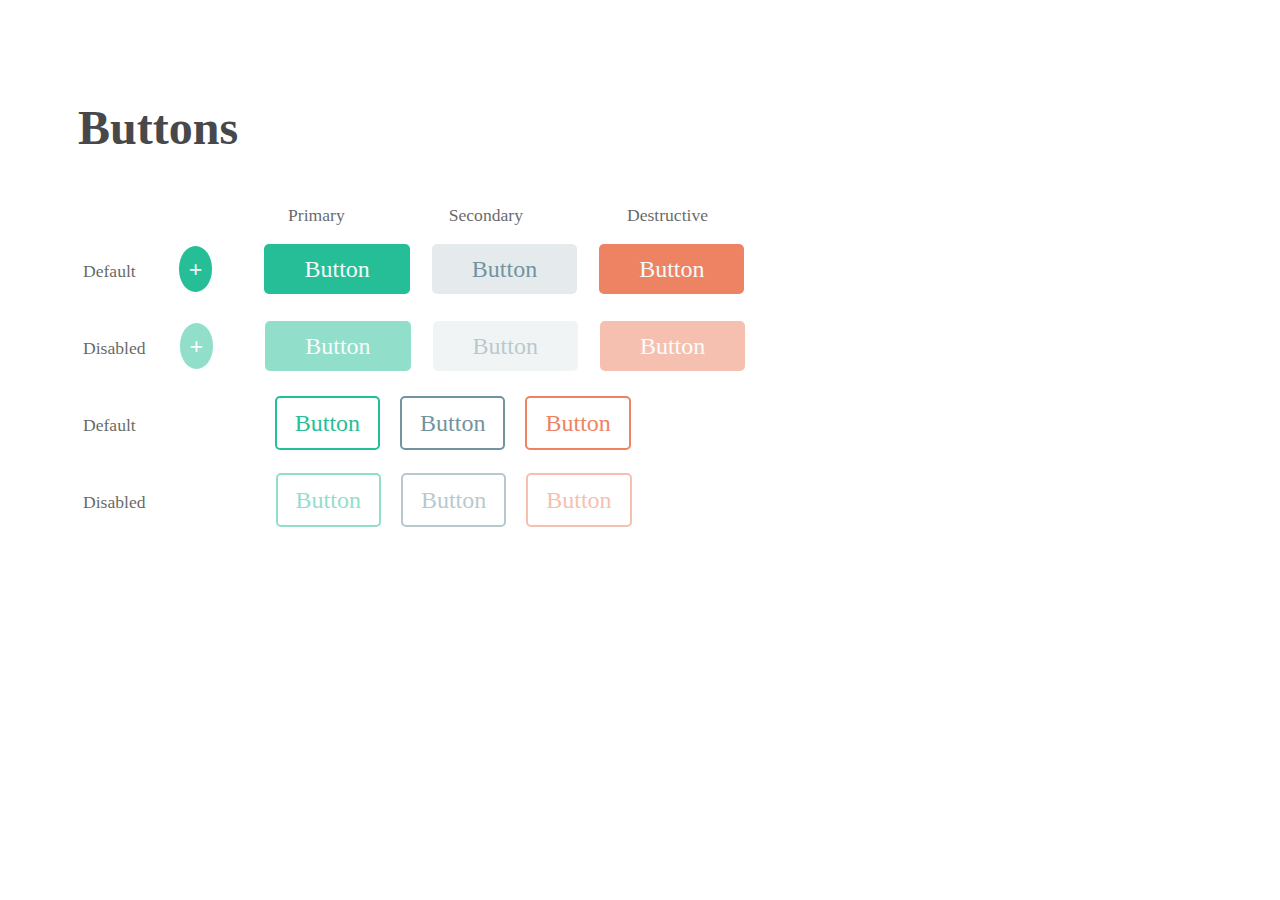
<file: lab/lab 2/LAB02.html>
<!DOCTYPE html>
<html lang="en">
<head>
    <meta charset="UTF-8">
    <meta http-equiv="X-UA-Compatible" content="IE=edge">
    <meta name="viewport" content="width=device-width, initial-scale=1.0">
    <title>Document</title>

    <link rel="stylesheet" href="lab2.css">
</head>
<body>
    <h1>Buttons</h1>
    <div class="container">
    <span class="top"> Primary</span>
    <span class="top">Secondary</span>
    <span class="top">Destructive</span>
</div>

    <div class="box" >
   <span class="span-default ">Default</span>
   <a href="#" class=" btn btn-default"><b>+</b></a>
  <a href="#" class="btn btn-square btn-primary">Button</a>
  <a href="#" class="btn btn-square btn-secondary">Button</a> 
  <a href="#" class="btn btn-square btn-destructive">Button</a>
    </div>
    
    <div class="box ">
        <span>Disabled</span>
        <a href="#" disabled class=" btn btn-default "><b>+</b></a>
       <a href="#" disabled class="btn btn-square btn-primary">Button</a>
       <a href="#" disabled class="btn btn-square btn-secondary">Button</a> 
       <a href="#" disabled class="btn btn-square btn-destructive "  >Button</a>
    </div>
   
    <div class="box">
        <span class="span-default1">Default</span>
        
       <a href="#" class="btn btn-no-plus btn-primary1">Button</a>
       <a href="#" class="btn btn-no-plus btn-secondary1">Button</a> 
       <a href="#" class="btn btn-no-plus btn-destructive1">Button</a>
         </div>
         
         <div class="box">
             <span class="span-disabled1">Disabled</span>
            
            <a href="#" disabled class="btn btn-no-plus btn-primary1 ">Button</a>
            <a href="#" disabled class="btn btn-no-plus btn-secondary1">Button</a> 
            <a href="#" disabled class="btn btn-no-plus btn-destructive1 " >Button</a>
         </div>
</body>
</html>
</file>
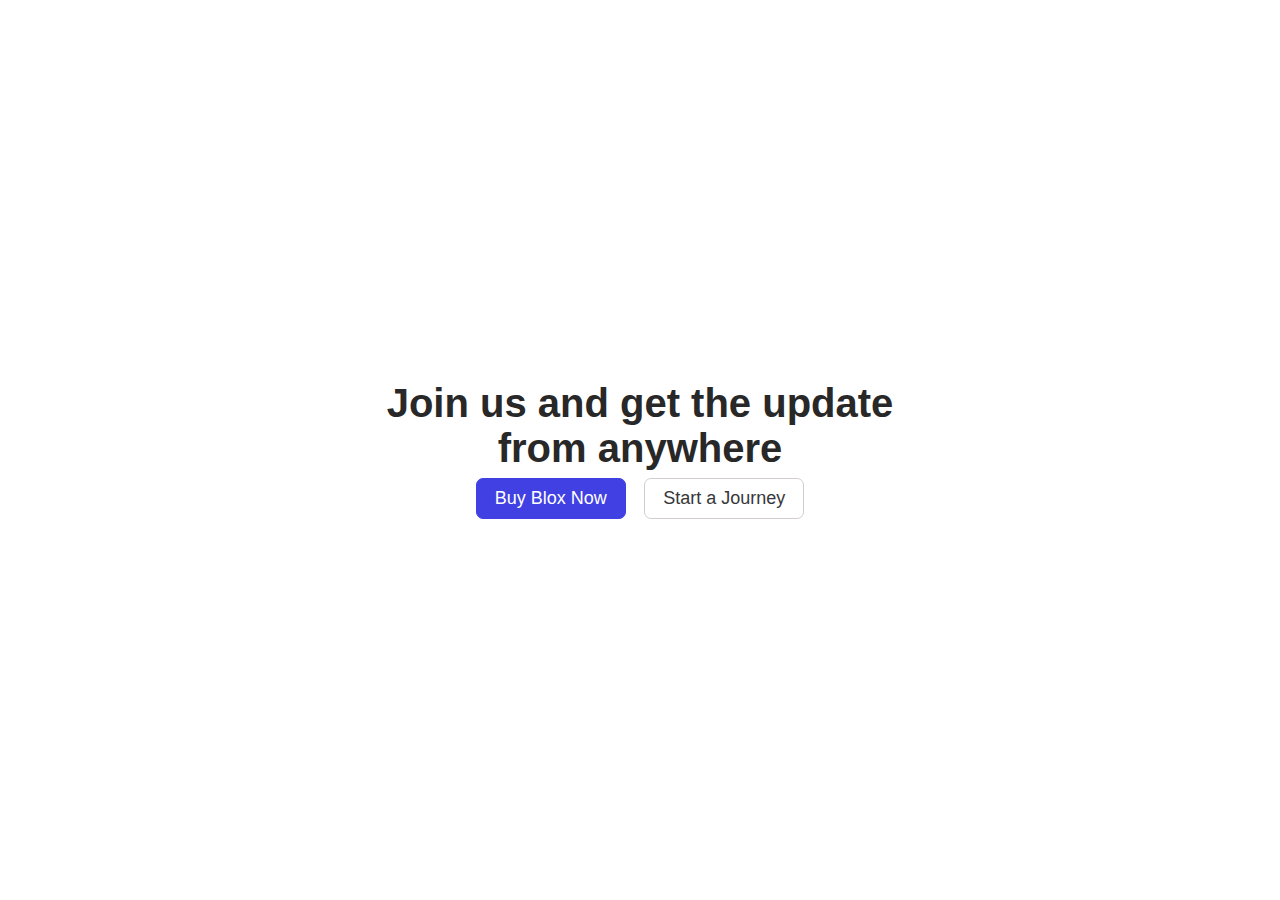
<file: lab/lab4/cta.html>
<!DOCTYPE html>
<html lang="en">

<head>
    <meta charset="UTF-8">
    <meta http-equiv="X-UA-Compatible" content="IE=edge">
    <meta name="viewport" content="width=device-width, initial-scale=1.0">
    <title>Join Us</title>
    <style>
        * {
            font-family: 'Ramabhadra', sans-serif;
            font-family: 'Source Sans Pro', sans-serif;
            font-family: 'Work Sans', sans-serif;
            margin: 0px;
            padding: 0px;
        }
        
        .main {
            position: absolute;
            top: 0;
            left: 0;
            right: 0;
            bottom: 0;
            margin: auto;
            width: fit-content;
            height: fit-content;
            text-align: center;
        }
        
        .join {
            font-size: 40px;
            font-weight: bolder;
            color: rgb(41, 40, 40);
        }
        
        .but {
            color: white;
            font-size: large;
            background-color: rgb(64, 64, 227);
            padding: 9px 18px 9px 18px;
            border-radius: 7px;
            border: 1px solid rgb(64, 64, 227);
            margin-right: 7px;
            margin-top: 7px;
        }
        
        .ton {
            color: rgb(55, 55, 57);
            font-size: large;
            background-color: rgb(255, 255, 255);
            padding: 9px 18px 9px 18px;
            border-radius: 7px;
            border: 1px solid rgb(211, 205, 205);
            margin-left: 7px;
            margin-top: 7px;
        }
    </style>
</head>

<body>
    <div class="main"><b></b>
        <div class="join">Join us and get the update <br> from anywhere</div>
        </b>
        <b>
        <button class="but">Buy Blox Now</button>
        <button class="ton">Start a Journey</button></b>
    </div>
</body>
</file>
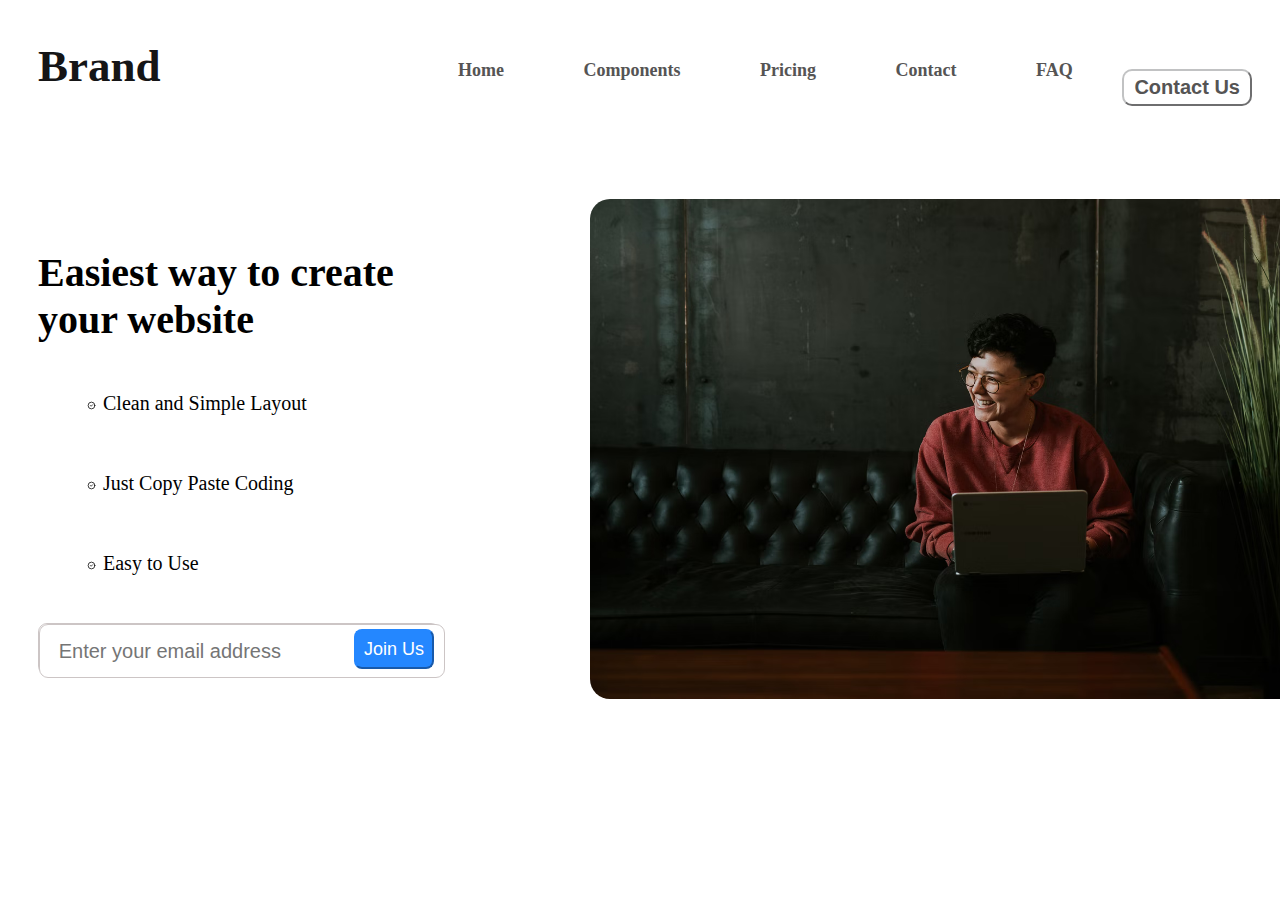
<file: lab/lab4/hero.html>
<!DOCTYPE html>
<html lang="en">

<head>
    <meta charset="UTF-8">
    <meta http-equiv="X-UA-Compatible" content="IE=edge">
    <meta name="viewport" content="width=device-width, initial-scale=1.0">
    <title>Hero</title>
    <link rel="stylesheet" href="hero.css">
</head>

<body>
    <div class="all">
        <div class="header">
            <label class="logo"><b>Brand</b></label>
            <ul class="options" ul style="list-style-type: none">
                <li>
                    <b>
                    <a>Home</a>
                    <a>Components</a>
                    <a>Pricing</a>
                    <a>Contact</a>
                    <a>FAQ</a>
                </b>
                </li>
            </ul>
            <button class="cont"> <b>Contact Us</b> </button>
        </div>
        <div class="desc"><b>Easiest way to create <br> your website</b>
            <ul class="lists">
                <li>Clean and Simple Layout</li>
                <li>Just Copy Paste Coding</li>
                <li>Easy to Use</li>
            </ul>
            <div class="text">
                <input type="text" class="text" placeholder=" &nbsp Enter your email address">
                <button class="btn">Join Us</button>
            </div>
        </div>

    </div>
    <span class="">
        <img src="task-hero.png" alt="." class="hero">
    </span>
</body>

</html>
</file>
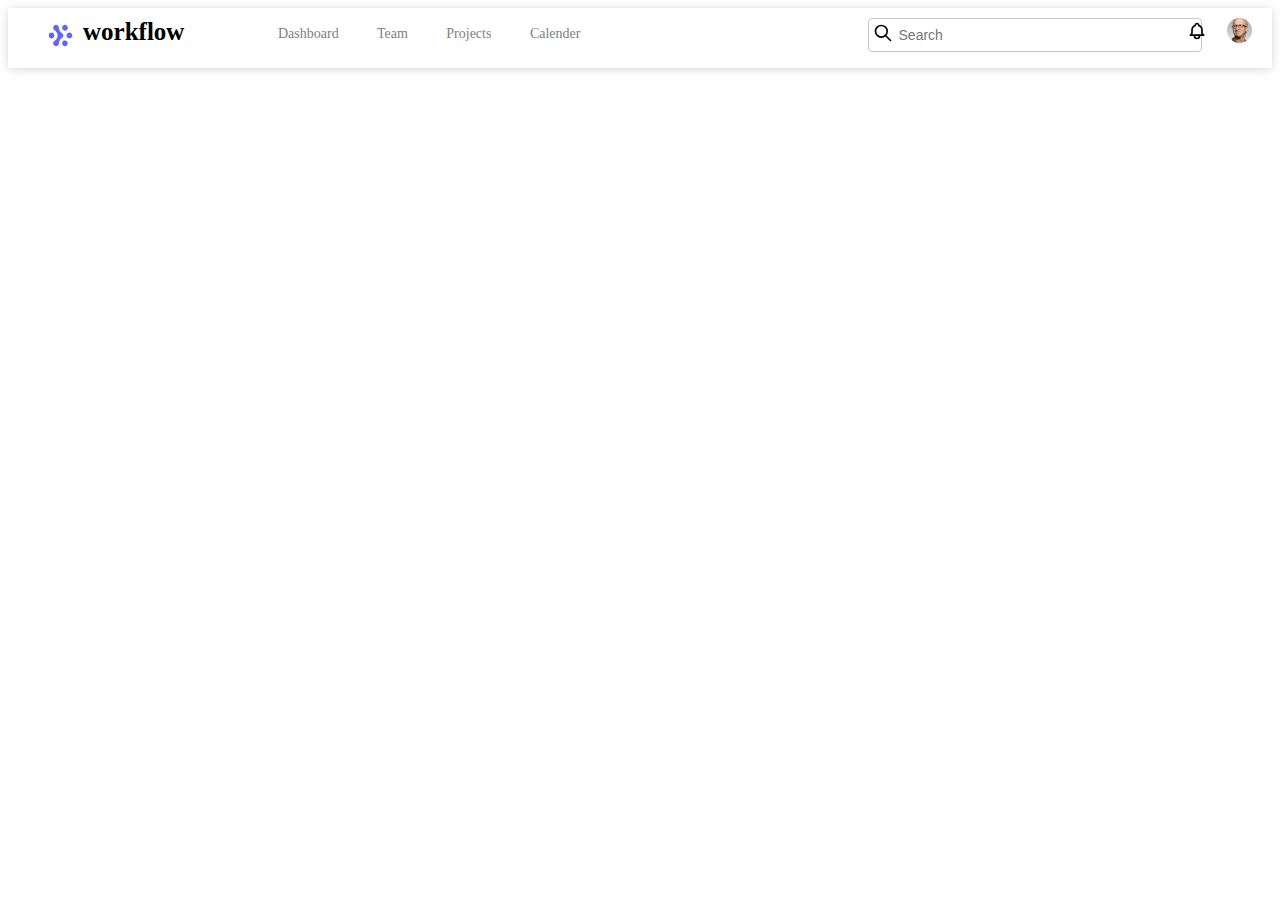
<file: lab/lab4/navigation.html>
<!DOCTYPE html>
<html lang="en">

<head>
    <meta charset="UTF-8">
    <meta http-equiv="X-UA-Compatible" content="IE=edge">
    <meta name="viewport" content="width=device-width, initial-scale=1.0">
    <title>Navigation Bar</title>
    <link rel="stylesheet" href="navigation.css">

</head>

<body>
    <div class="main">
        <div class="info">
            <img src="task-nav-logo.svg" class="logo" href="navigation.html">
            <span class="work" href="navigation.html"><b>workflow</b></span>
        </div>
        <ul class="nav" ul style="list-style-type: none">
            <li>
                <a>Dashboard</a>
                <a>Team</a>
                <a>Projects</a>
                <a>Calender</a>
            </li>
        </ul>
        </nav>
        <div class="box">
            <input type="text" class="text" placeholder="Search">
            <img class="searchicon" src="./task-nav-search.svg" alt="search">
        </div>
        <img class="bell" src="./task-nav-bell-icon.svg" alt="bell">
        <img class="user" src="./task-nav-user.png" alt="user">
    </div>

</body>

</html>
</file>
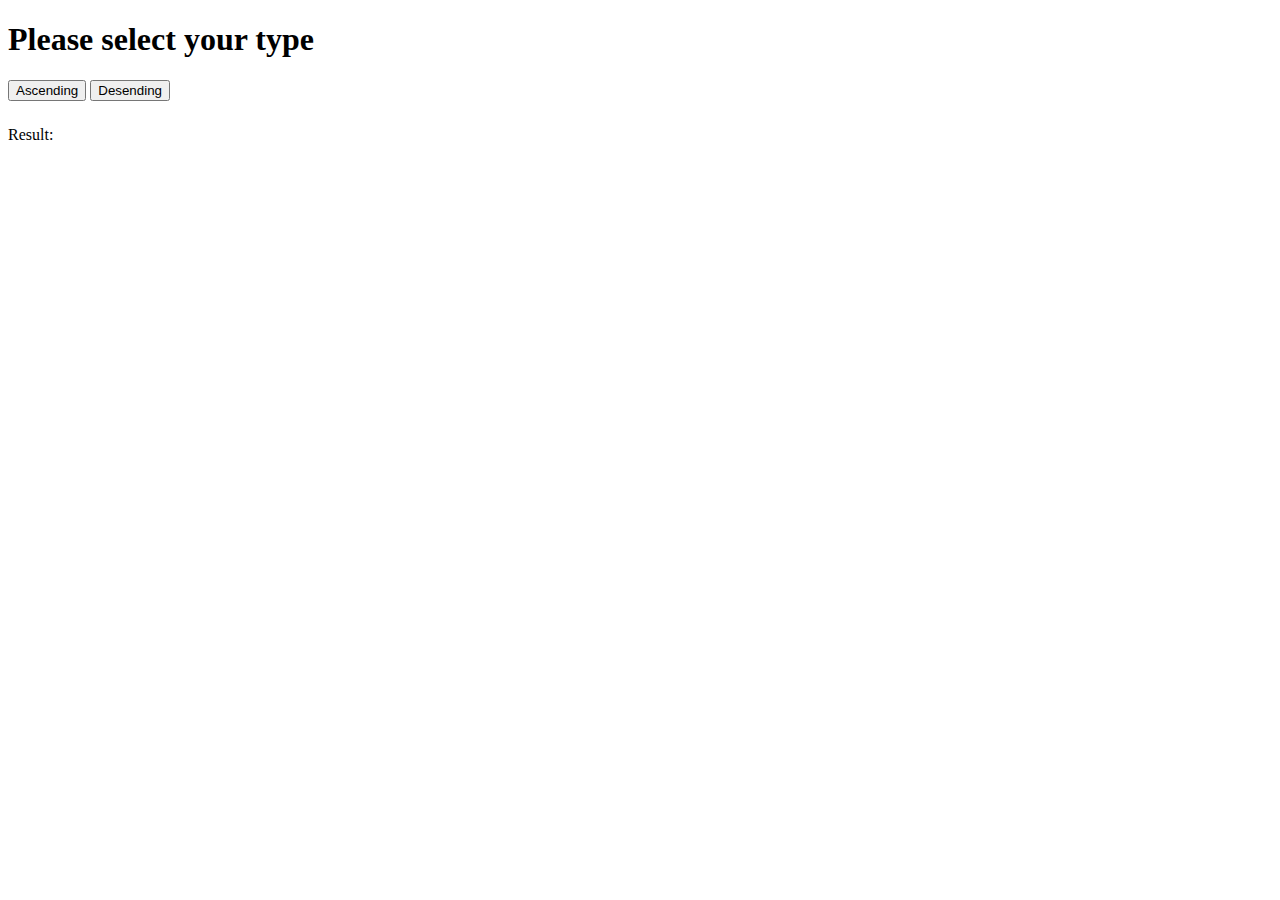
<file: lab/lab5/ascendesen.html>
<!DOCTYPE html>
<html lang="en">
  <head>
    <meta charset="UTF-8" />
    <meta http-equiv="X-UA-Compatible" content="IE=edge" />
    <meta name="viewport" content="width=device-width, initial-scale=1.0" />
    <title>CW 5</title>
  </head>
  <body>
    <h1>Please select your type</h1>
    <button class="asc">Ascending</button>
    <button class="dsc" style="margin-bottom: 25px">Desending</button>
    <br />Result: <span id="print_here"></span>
    <!-- <input type="text" id="print_here" /> -->
    <script type="text/javascript">
      let arr = [4, 5, 3, 2, 1];
      let temp;
      document.querySelector(".asc").addEventListener("click", function () {
        let arr = [4, 5, 3, 2, 1];
        //ascending
        for (let i = 0; i < arr.length - 1; i++) {
          for (let j = i + 1; j < arr.length; j++) {
            if (arr[i] > arr[j]) {
              temp = arr[i];
              arr[i] = arr[j];
              arr[j] = temp;
            }
          }
        }
        document.querySelector("#print_here").textContent = arr;
      });
      document.querySelector(".dsc").addEventListener("click", function () {
        //decending
        let arr = [4, 5, 3, 2, 1];
        for (let i = 0; i < arr.length - 1; i++) {
          for (let j = i + 1; j < arr.length; j++) {
            if (arr[i] < arr[j]) {
              temp = arr[i];
              arr[i] = arr[j];
              arr[j] = temp;
            }
          }
        }
        document.querySelector("#print_here").textContent = arr;
      });
    </script>
  </body>
</html>
</file>
<file: style.css>
/* || General setup */

html, body {
  margin: 0;
  padding: 0;
}

html {
  font-size: 10px;
  background-color: #a9a9a9;
}

body {
  width: 70%;
  min-width: 800px;
  margin: 0 auto;
}

/* || typography */

h1, h2, h3 {
  font-family: 'Cinzel Decorative', cursive;
  color: #2a2a2a;
}

p, input, li {
  font-family: 'Roboto Condensed', sans-serif;
  color: #2a2a2a;
}

h1 {
  font-size: 4rem;
  text-align: center;
  text-shadow: 2px 2px 10px black;
}

h2 {
  font-size: 3rem;
  text-align: center;
}

h3 {
  font-size: 2.2rem;
}

p, li {
  font-size: 1.6rem;
  line-height: 1.5;
}

/* || header layout */

header {
  margin-bottom: 10px;
  display: flex;
  flex-flow: row wrap;
}

body > * {
  background-color: red;
  padding: 1%;
}

main, header, nav, article, aside, footer, section {
  background-color: rgba(0,255,0,0.5);
  padding: 1%;
}

h1 {
  flex: 5;
  text-transform: uppercase;
}

header img {
  display: block;
  height: 60px;
  padding-top: 20.15px;
}

nav {
  height: 50px;
  flex: 100%;
  display: flex;
}

nav ul {
  padding: 0;
  list-style-type: none;
  flex: 2;
  display: flex;
}

nav li {
  display: inline;
  text-align: center;
  flex: 1;
}

nav a, nav span {
  display: inline-block;
  font-size: 2rem;
  height: 3rem;
  line-height: 1.7;
  text-transform: uppercase;
  text-decoration: none;
  color: black;

}

/* || main layout */

main {
  display: flex;
}

article, section {
  flex: 4;
}

aside {
  flex: 1;
  margin-left: 10px;
  padding: 1%;
}

aside a {
  display: block;
  float: left;
  width: 50%;
}

aside img {
  max-width: 100%;
}

footer {
  margin-top: 10px;
}
</file>
<file: assignment/assignment6/style.css>
* {
    padding: 0;
    margin: 0;
    box-sizing: border-box;
  }
  h1 {
    margin-left: 600px;
  }
  html {
    font-size: 68.5%;
  }
  h1::after {
    position: absolute;
    left: 0;
    
    width: 127rem;
    height: 1px;
    content: " ";
    display: block;
    background-color: black;
    
  }
  .container {
    width: 100%;
    height: 94.2vh;
    
  }
  .box {
    width: 100px;
    height: 100px;
    position: absolute;
    border: 2px solid black;
    text-align: center;
    padding-top: 3rem;
    font-size: 2.4rem;
  }
  
  .one {
    background-color: red;
  }
  .two {
    background-color: blue;
    left: 100px;
  }
  .three {
    background-color: green;
    left: 200px;
  }
</file>
<file: lab/lab3/style.css>
* {
    padding: 0;
    margin: 0;
    box-sizing: border-box;
  }
  html {
    font-size: 68.5%;
    font-family: Inter;
  }
  span {
    display: block;
    width: 8rem;
    height: 5rem;
    border: 1px;
    border-radius: 6%;
  }
  .custom {
    color: #24adeb;
    font-weight: 700;
    font-size: 1.2rem;
    margin-top: 3rem;
  }
  h1 {
    font-size: 2.8rem;
    font-weight: 800;
    margin-top: 1.2rem;
    margin-bottom: 1.2rem;
  }
  .first {
    font-weight: 300;
    font-size: 1.7rem;
    margin-bottom: 2rem;
  }
  .second {
    font-weight: 300;
    font-size: 1.5rem;
    margin-bottom: 2rem;
  }
  main {
    width: 70%;
    margin: 1rem auto;
  }
  .colors {
    display: grid;
    /* grid-template-rows: 11; */
    grid-template-columns: repeat(11, 8rem);
    column-gap: 0.9rem;
    row-gap: 3rem;
  }
  .number {
    margin-top: 0.8rem;
    height: auto;
    margin-bottom: 0rem;
    font-size: 1.4rem;
    font-weight: 500;
  }
  .color {
    color: #96a1b0;
    font-weight: 500;
    height: auto;
  }
  .zero {
    font-size: 1.3rem;
    font-weight: 500;
    padding-top: 2rem;
    /* text-align: center; */
  }
  .slate1 {
    background-color: hsl(210, 40%, 98%);
  }
  .slate2 {
    background-color: hsl(210, 40%, 96%);
  }
  .slate3 {
    background-color: hsl(214, 32%, 91%);
  }
  .slate4 {
    background-color: hsl(213, 27%, 84%);
  }
  .slate5 {
    background-color: hsl(215, 20%, 65%);
  }
  .slate6 {
    background-color: hsl(215, 16%, 47%);
  }
  .slate7 {
    background-color: hsl(215, 19%, 35%);
  }
  .slate8 {
    background-color: hsl(215, 25%, 27%);
  }
  .slate9 {
    background-color: hsl(217, 33%, 17%);
  }
  .slate10 {
    background-color: hsl(222, 47%, 11%);
  }
  .Gray1 {
    background-color: hsl(210, 40%, 98%);
  }
  .Gray2 {
    background-color: hsl(220, 14%, 96%);
  }
  .Gray3 {
    background-color: hsl(220, 13%, 91%);
  }
  .Gray4 {
    background-color: hsl(216, 12%, 84%);
  }
  .Gray5 {
    background-color: hsl(218, 11%, 65%);
  }
  .Gray6 {
    background-color: hsl(220, 9%, 46%);
  }
  .Gray7 {
    background-color: hsl(215, 14%, 34%);
  }
  .Gray8 {
    background-color: hsl(217, 19%, 27%);
  }
  .Gray9 {
    background-color: hsl(215, 28%, 17%);
  }
  .Gray10 {
    background-color: hsl(221, 39%, 11%);
  }
  .zinc1 {
    background-color: hsl(0, 0%, 98%);
  }
  .zinc2 {
    background-color: hsl(240, 5%, 96%);
  }
  .zinc3 {
    background-color: hsl(240, 6%, 90%);
  }
  .zinc4 {
    background-color: hsl(240, 5%, 84%);
  }
  .zinc5 {
    background-color: hsl(240, 5%, 65%);
  }
  .zinc6 {
    background-color: hsl(240, 4%, 46%);
  }
  .zinc7 {
    background-color: hsl(240, 5%, 34%);
  }
  .zinc8 {
    background-color: hsl(240, 5%, 26%);
  }
  .zinc9 {
    background-color: hsl(240, 4%, 16%);
  }
  .zinc10 {
    background-color: hsl(240, 6%, 10%);
  }
  .neutral1 {
    background-color: hsl(0, 0%, 98%);
  }
  .neutral2 {
    background-color: hsl(0, 0%, 96%);
  }
  .neutral3 {
    background-color: hsl(0, 0%, 90%);
  }
  .neutral4 {
    background-color: hsl(0, 0%, 83%);
  }
  .neutral5 {
    background-color: hsl(0, 0%, 64%);
  }
  .neutral6 {
    background-color: hsl(0, 0%, 45%);
  }
  .neutral7 {
    background-color: hsl(0, 0%, 32%);
  }
  .neutral8 {
    background-color: hsl(0, 0%, 25%);
  }
  .neutral9 {
    background-color: hsl(0, 0%, 15%);
  }
  .neutral10 {
    background-color: hsl(0, 0%, 9%);
  }
  .stone1 {
    background-color: hsl(60, 9%, 98%);
  }
  .stone2 {
    background-color: hsl(60, 5%, 96%);
  }
  .stone3 {
    background-color: hsl(20, 6%, 90%);
  }
  .stone4 {
    background-color: hsl(24, 6%, 83%);
  }
  .stone5 {
    background-color: hsl(24, 5%, 64%);
  }
  .stone6 {
    background-color: hsl(25, 5%, 45%);
  }
  .stone7 {
    background-color: hsl(33, 5%, 32%);
  }
  .stone8 {
    background-color: hsl(30, 6%, 25%);
  }
  .stone9 {
    background-color: hsl(12, 6%, 15%);
  }
  .stone10 {
    background-color: hsl(24, 10%, 10%);
  }
  .red1 {
    background-color: hsl(0, 86%, 97%);
  }
  .red2 {
    background-color: hsl(0, 93%, 94%);
  }
  .red3 {
    background-color: hsl(0, 96%, 89%);
  }
  .red4 {
    background-color: hsl(0, 94%, 82%);
  }
  .red5 {
    background-color: hsl(0, 91%, 71%);
  }
  .red6 {
    background-color: hsl(0, 84%, 60%);
  }
  .red7 {
    background-color: hsl(0, 72%, 51%);
  }
  .red8 {
    background-color: hsl(0, 74%, 42%);
  }
  .red9 {
    background-color: hsl(0, 70%, 35%);
  }
  .red10 {
    background-color: hsl(0, 63%, 31%);
  }
  .orange1 {
    background-color: hsl(33, 100%, 96%);
  }
  .orange2 {
    background-color: hsl(34, 100%, 92%);
  }
  .orange3 {
    background-color: hsl(32, 98%, 83%);
  }
  .orange4 {
    background-color: hsl(31, 97%, 72%);
  }
  .orange5 {
    background-color: hsl(27, 96%, 61%);
  }
  .orange6 {
    background-color: hsl(25, 95%, 53%);
  }
  .orange7 {
    background-color: hsl(21, 90%, 48%);
  }
  .orange8 {
    background-color: hsl(17, 88%, 40%);
  }
  .orange9 {
    background-color: hsl(15, 79%, 34%);
  }
  .orange10 {
    background-color: hsl(15, 75%, 28%);
  }
  .amber1 {
    background-color: hsl(48, 100%, 96%);
  }
  .amber2 {
    background-color: hsl(48, 96%, 89%);
  }
  .amber3 {
    background-color: hsl(48, 97%, 77%);
  }
  .amber4 {
    background-color: hsl(46, 97%, 65%);
  }
  .amber5 {
    background-color: hsl(43, 96%, 56%);
  }
  .amber6 {
    background-color: hsl(38, 92%, 50%);
  }
  .amber7 {
    background-color: hsl(32, 95%, 44%);
  }
  .amber8 {
    background-color: hsl(26, 90%, 37%);
  }
  .amber9 {
    background-color: hsl(23, 82%, 31%);
  }
  .amber10 {
    background-color: hsl(22, 78%, 26%);
  }
  .yellow1 {
    background-color: hsl(55, 92%, 95%);
  }
  .yellow2 {
    background-color: hsl(55, 97%, 88%);
  }
  .yellow3 {
    background-color: hsl(53, 98%, 77%);
  }
  .yellow4 {
    background-color: hsl(50, 98%, 64%);
  }
  .yellow5 {
    background-color: hsl(48, 96%, 53%);
  }
  .yellow6 {
    background-color: hsl(45, 93%, 47%);
  }
  .yellow7 {
    background-color: hsl(41, 96%, 40%);
  }
  .yellow8 {
    background-color: hsl(35, 92%, 33%);
  }
  .yellow9 {
    background-color: hsl(32, 81%, 29%);
  }
  .yellow10 {
    background-color: hsl(28, 73%, 26%);
  }
  .lime1 {
    background-color: hsl(78, 92%, 95%);
  }
  .lime2 {
    background-color: hsl(80, 89%, 89%);
  }
  .lime3 {
    background-color: hsl(81, 88%, 80%);
  }
  .lime4 {
    background-color: hsl(82, 85%, 67%);
  }
  .lime5 {
    background-color: hsl(83, 78%, 55%);
  }
  .lime6 {
    background-color: hsl(84, 81%, 44%);
  }
  .lime7 {
    background-color: hsl(85, 85%, 35%);
  }
  .lime8 {
    background-color: hsl(86, 78%, 27%);
  }
  .lime9 {
    background-color: hsl(86, 69%, 23%);
  }
  .lime10 {
    background-color: hsl(88, 61%, 20%);
  }
  .green1 {
    background-color: hsl(138, 76%, 97%);
  }
  .green2 {
    background-color: hsl(141, 84%, 93%);
  }
  .green3 {
    background-color: hsl(141, 79%, 85%);
  }
  .green4 {
    background-color: hsl(142, 77%, 73%);
  }
  .green5 {
    background-color: hsl(142, 69%, 58%);
  }
  .green6 {
    background-color: hsl(142, 71%, 45%);
  }
  .green7 {
    background-color: hsl(142, 76%, 36%);
  }
  .green8 {
    background-color: hsl(142, 72%, 29%);
  }
  .green9 {
    background-color: hsl(143, 64%, 24%);
  }
  .green10 {
    background-color: hsl(144, 61%, 20%);
  }
  .emerald1 {
    background-color: hsl(152, 81%, 96%);
  }
  .emerald2 {
    background-color: hsl(149, 80%, 90%);
  }
  .emerald3 {
    background-color: hsl(152, 76%, 80%);
  }
  .emerald4 {
    background-color: hsl(156, 72%, 67%);
  }
  .emerald5 {
    background-color: hsl(158, 64%, 52%);
  }
  .emerald6 {
    background-color: hsl(160, 84%, 39%);
  }
  .emerald7 {
    background-color: hsl(161, 94%, 30%);
  }
  .emerald8 {
    background-color: hsl(163, 94%, 24%);
  }
  .emerald9 {
    background-color: hsl(163, 88%, 20%);
  }
  .emerald10 {
    background-color: hsl(164, 86%, 16%);
  }
  .teal1 {
    background-color: hsl(166, 76%, 97%);
  }
  .teal2 {
    background-color: hsl(167, 85%, 89%);
  }
  .teal3 {
    background-color: hsl(168, 84%, 78%);
  }
  .teal4 {
    background-color: hsl(171, 77%, 64%);
  }
  .teal5 {
    background-color: hsl(172, 66%, 50%);
  }
  .teal6 {
    background-color: hsl(173, 80%, 40%);
  }
  .teal7 {
    background-color: hsl(175, 84%, 32%);
  }
  .teal8 {
    background-color: hsl(175, 77%, 26%);
  }
  .teal9 {
    background-color: hsl(176, 69%, 22%);
  }
  .teal10 {
    background-color: hsl(176, 61%, 19%);
  }
  .cyan1 {
    background-color: hsl(183, 100%, 96%);
  }
  .cyan2 {
    background-color: hsl(185, 96%, 90%);
  }
  .cyan3 {
    background-color: hsl(186, 94%, 82%);
  }
  .cyan4 {
    background-color: hsl(187, 92%, 69%);
  }
  .cyan5 {
    background-color: hsl(188, 86%, 53%);
  }
  .cyan6 {
    background-color: hsl(189, 94%, 43%);
  }
  .cyan7 {
    background-color: hsl(192, 91%, 36%);
  }
  .cyan8 {
    background-color: hsl(193, 82%, 31%);
  }
  .cyan9 {
    background-color: hsl(194, 70%, 27%);
  }
  .cyan10 {
    background-color: hsl(196, 64%, 24%);
  }
  .sky1 {
    background-color: hsl(204, 100%, 97%);
  }
  .sky2 {
    background-color: hsl(204, 94%, 94%);
  }
  .sky3 {
    background-color: hsl(201, 94%, 86%);
  }
  .sky4 {
    background-color: hsl(199, 95%, 74%);
  }
  .sky5 {
    background-color: hsl(198, 93%, 60%);
  }
  .sky6 {
    background-color: hsl(199, 89%, 48%);
  }
  .sky7 {
    background-color: hsl(200, 98%, 39%);
  }
  .sky8 {
    background-color: hsl(201, 96%, 32%);
  }
  .sky9 {
    background-color: hsl(201, 90%, 27%);
  }
  .sky10 {
    background-color: hsl(202, 80%, 24%);
  }
  .blue1 {
    background-color: hsl(214, 100%, 97%);
  }
  .blue2 {
    background-color: hsl(214, 95%, 93%);
  }
  .blue3 {
    background-color: hsl(213, 97%, 87%);
  }
  .blue4 {
    background-color: hsl(212, 96%, 78%);
  }
  .blue5 {
    background-color: hsl(213, 94%, 68%);
  }
  .blue6 {
    background-color: hsl(217, 91%, 60%);
  }
  .blue7 {
    background-color: hsl(221, 83%, 53%);
  }
  .blue8 {
    background-color: hsl(224, 76%, 48%);
  }
  .blue9 {
    background-color: hsl(226, 71%, 40%);
  }
  .blue10 {
    background-color: hsl(224, 64%, 33%);
  }
  .indigo1 {
    background-color: hsl(226, 100%, 97%);
  }
  .indigo2 {
    background-color: hsl(226, 100%, 94%);
  }
  .indigo3 {
    background-color: hsl(228, 96%, 89%);
  }
  .indigo4 {
    background-color: hsl(230, 94%, 82%);
  }
  .indigo5 {
    background-color: hsl(234, 89%, 74%);
  }
  .indigo6 {
    background-color: hsl(239, 84%, 67%);
  }
  .indigo7 {
    background-color: hsl(243, 75%, 59%);
  }
  .indigo8 {
    background-color: hsl(245, 58%, 51%);
  }
  .indigo9 {
    background-color: hsl(244, 55%, 41%);
  }
  .indigo10 {
    background-color: hsl(242, 47%, 34%);
  }
  .violet1 {
    background-color: hsl(250, 100%, 98%);
  }
  .violet2 {
    background-color: hsl(251, 91%, 95%);
  }
  .violet3 {
    background-color: hsl(251, 95%, 92%);
  }
  .violet4 {
    background-color: hsl(252, 95%, 85%);
  }
  .violet5 {
    background-color: hsl(255, 92%, 76%);
  }
  .violet6 {
    background-color: hsl(258, 90%, 66%);
  }
  .violet7 {
    background-color: hsl(262, 83%, 58%);
  }
  .violet8 {
    background-color: hsl(263, 70%, 50%);
  }
  .violet9 {
    background-color: hsl(263, 69%, 42%);
  }
  .violet10 {
    background-color: hsl(264, 67%, 35%);
  }
  .purple1 {
    background-color: hsl(270, 100%, 98%);
  }
  .purple2 {
    background-color: hsl(269, 100%, 95%);
  }
  .purple3 {
    background-color: hsl(269, 100%, 92%);
  }
  .purple4 {
    background-color: hsl(269, 97%, 85%);
  }
  .purple5 {
    background-color: hsl(270, 95%, 75%);
  }
  .purple6 {
    background-color: hsl(271, 91%, 65%);
  }
  .purple7 {
    background-color: hsl(271, 81%, 56%);
  }
  .purple8 {
    background-color: hsl(272, 72%, 47%);
  }
  .purple9 {
    background-color: hsl(273, 67%, 39%);
  }
  .purple10 {
    background-color: hsl(274, 66%, 32%);
  }
  .fuchsia1 {
    background-color: hsl(289, 100%, 98%);
  }
  .fuchsia2 {
    background-color: hsl(287, 100%, 95%);
  }
  .fuchsia3 {
    background-color: hsl(288, 96%, 91%);
  }
  .fuchsia4 {
    background-color: hsl(291, 93%, 83%);
  }
  .fuchsia5 {
    background-color: hsl(292, 91%, 73%);
  }
  .fuchsia6 {
    background-color: hsl(292, 84%, 61%);
  }
  .fuchsia7 {
    background-color: hsl(293, 69%, 49%);
  }
  .fuchsia8 {
    background-color: hsl(295, 72%, 40%);
  }
  .fuchsia9 {
    background-color: hsl(295, 70%, 33%);
  }
  .fuchsia10 {
    background-color: hsl(297, 64%, 28%);
  }
  .pink1 {
    background-color: hsl(327, 73%, 97%);
  }
  .pink2 {
    background-color: hsl(326, 78%, 95%);
  }
  .pink3 {
    background-color: hsl(326, 85%, 90%);
  }
  .pink4 {
    background-color: hsl(327, 87%, 82%);
  }
  .pink5 {
    background-color: hsl(329, 86%, 70%);
  }
  .pink6 {
    background-color: hsl(330, 81%, 60%);
  }
  .pink7 {
    background-color: hsl(333, 71%, 51%);
  }
  .pink8 {
    background-color: hsl(335, 78%, 42%);
  }
  .pink9 {
    background-color: hsl(336, 74%, 35%);
  }
  .pink10 {
    background-color: hsl(336, 69%, 30%);
  }
  .rose1 {
    background-color: hsl(356, 100%, 97%);
  }
  .rose2 {
    background-color: hsl(356, 100%, 95%);
  }
  .rose3 {
    background-color: hsl(353, 96%, 90%);
  }
  .rose4 {
    background-color: hsl(353, 96%, 82%);
  }
  .rose5 {
    background-color: hsl(351, 95%, 71%);
  }
  .rose6 {
    background-color: hsl(350, 89%, 60%);   
    
  }
  .rose7 {
    background-color: hsl(347, 77%, 50%);
  }
  .rose8 {
    background-color: hsl(345, 83%, 41%);
  }
  .rose9 {
    background-color: hsl(343, 80%, 35%);
  }
  .rose10 {
    background-color: hsl(342, 75%, 30%);
  }
</file>
<file: lab/lab 2/lab2.css>
h1{
    color: #48484b;
    margin: 100px 00 50px 70px;
    font-size: 300%;
}

span{
    font-size: 110%;
    color: #72949E
    font-weight: 500;
    opacity: 60%;
}
.container{
    margin-left: 180px;
    margin-bottom: 30px;

}

.top{
    margin-left: 100px;
}

a{
    text-decoration: none;
    font-weight: 500;
    font-size: 150%;
}

.box{
    margin-left: 75px;
    margin-bottom: 50px;
}

.btn-square{
    margin-top: 30px;
    margin-left: 18px;
    padding:12px 40px;
    border-radius: 5px;

}

.btn-no-plus{
    margin-top: 30px;
    margin-left: 16px;
    padding:12px 18px;
    border-radius: 5px; 
}

.btn-default{
    background-color: #26BE96;
    color: #F3FBF9;
    margin: 30px;
    padding: 10px;
    border-radius: 50%;
}

.btn-primary{
    background-color: #26BE96;
    color: #F3FBF9;
}

.btn-secondary{
    background-color: #E5EBED;
    color: #72949E;
}

.btn-destructive{
    background-color: #EE8363;
    color: #F3FBF9;
}

.btn-primary1{
    background-color: #Fff;
    border: 2px #26BE96 solid;
    color: #26BE96
  
}

.btn-secondary1{
    background-color: #Fff;
    border: 2px #72949E solid;
    color: #72949E
}

.btn-destructive1{
    background-color: #Fff;
    border: 2px #EE8363 solid;
    color: #EE8363
    }



.btn-default:hover{
    box-shadow: 0px 3px #00684c;
}

.btn-primary:hover{
    box-shadow: 0px 3px #00684c;
}

.btn-secondary:hover{
    box-shadow: 0px 3px #a4a9b2;
}

.btn-destructive:hover{
    box-shadow: 0px 3px #966455;
}

.btn-primary1:hover{
    border: 5px #26BE96 solid;
}

.btn-secondary1:hover{
    border: 5px #72949E solid;
}

.btn-destructive1:hover{
    border: 5px #EE8363 solid;
}

.btn:active{
    opacity: 0.8;
    pointer-events: none;
    
    }

    .btn-primary1:active{
        background-color: #26BE96;
        color: #F3FBF9;
        opacity: 0.8;
    }
    
    .btn-secondary1:active{
        background-color: #E5EBED;
    color: #72949E;
    opacity: 0.8;
    }
    
    .btn-destructive1:active{
        background-color: #EE8363;
        color: #F3FBF9;
        opacity: 0.8;
    }  


.btn[disabled]{
    opacity: 50%;
   pointer-events: none;
    
}


.span-default{
    margin-right: 9px;
}


.span-default1{
    margin-right: 119px;
}

.span-disabled1{
    margin-right: 110px;
}
</file>
<file: lab/lab4/hero.css>
{
    padding: 0;
    margin: 0;
    text-decoration: none;
    box-sizing: border-box;
    font-family: Arial, Helvetica, sans-serif;
}

.all {
    margin-left: 10px;
}

.logo {
    font-size: 45px;
    margin-left: 20px;
    position: absolute;
    font-weight: 5000;
    color: rgb(21, 21, 22);
    margin-top: -20px;
    cursor: pointer;
}

.options {
    position: relative;
    font-size: large;
    cursor: pointer;
    cursor: pointer;
    float: center;
    color: rgb(85, 84, 84);
    margin-left: 400px;
    margin-top: 60px;
}

a {
    margin-right: 75px;
}

.cont {
    float: right;
    background-color: white;
    font-size: 20px;
    padding: 5px 10px 5px 10px;
    border-radius: 10px;
    border-color: rgb(193, 194, 195);
    color: rgb(85, 84, 84);
    margin-right: 20px;
    margin-top: -30px;
}

.desc {
    margin-top: 150px;
    font-size: 40px;
    margin-left: 20px;
    float: left;
}

.lists {
    margin-left: 25px;
    list-style-image: url("task-hero-tick-icon.svg");
    font-size: 20px;
    line-height: 4em;
}



.text {
    position: relative;
    border: 1px #ccc5c5 solid;
    width: 400px;
    float: left;
    height: 50px;
    border-radius: 9px;
    font-size: 20px;
}

.btn {
    position: absolute;
    left: 0px;
    top: 5px;
    height: 40px;
    width: 80px;
    background-color: rgb(36, 135, 255);
    color: rgb(255, 255, 255);
    border-color: rgb(36, 135, 255);
    border-radius: 8px;
    box-shadow: none;
    font-size: 18px;
    margin-left: 315px;
}

.hero {
    float: right;
    position: absolute;
    height: 500px;
    width: 800px;
    border-radius: 20px;
    margin-top: 100px;
    margin-left: 150px;
}
</file>
<file: lab/lab4/navigation.css>
{
    font-family: 'Trebuchet MS', 'Lucida Sans Unicode', 'Lucida Grande', 'Lucida Sans', Arial, sans-serif;
    margin: 0px;
}

.main {
    margin: 0px;
    position: relative;
    height: 50px;
    width: 100%;
    padding: 10px 0 0 0px;
    box-shadow: 0 1px 10px -1px rgb(0 0 0 / 20%);
}

.info {
    cursor: pointer;
}

.logo {
    position: absolute;
    height: 25px;
    width: 25px;
    left: 40px;
    margin-top: 5px;
}

.work {
    font-size: 25px;
    color: black;
    width: 100px;
    margin-top: 0px;
    padding-bottom: 10px;
    position: absolute;
    left: 75px;
}

.nav {
    position: absolute;
    width: 50%;
    left: 230px;
    height: 100%;
    margin-top: 8px;
    color: #808080;
    font-size: 14px;
}

li {
    cursor: pointer;
}

a {
    margin-right: 35px;
}

a:hover {
    border-bottom: 2px solid #6366F1;
    color: black;
    padding-bottom: 25px;
}

.box {
    width: 32%;
    height: inherit;
    position: relative;
    float: right;
}

input {
    position: relative;
    border: 1px #ccc5c5 solid;
    width: 300px;
    float: left;
    height: 30px;
    border-radius: 4px;
    font-size: 14px;
    padding-left: 30px;
}

.bell {
    position: absolute;
    right: 65px;
    height: 20px;
    width: 20px;
    margin-top: 3px;
}

.searchicon {
    position: absolute;
    left: 5px;
    top: 5px;
    height: 20px;
    width: 20px;
}

.user {
    height: 25px;
    width: 25px;
    border-radius: 50%;
    position: absolute;
    right: 20px;
    margin-top: 0px;
}
</file>
